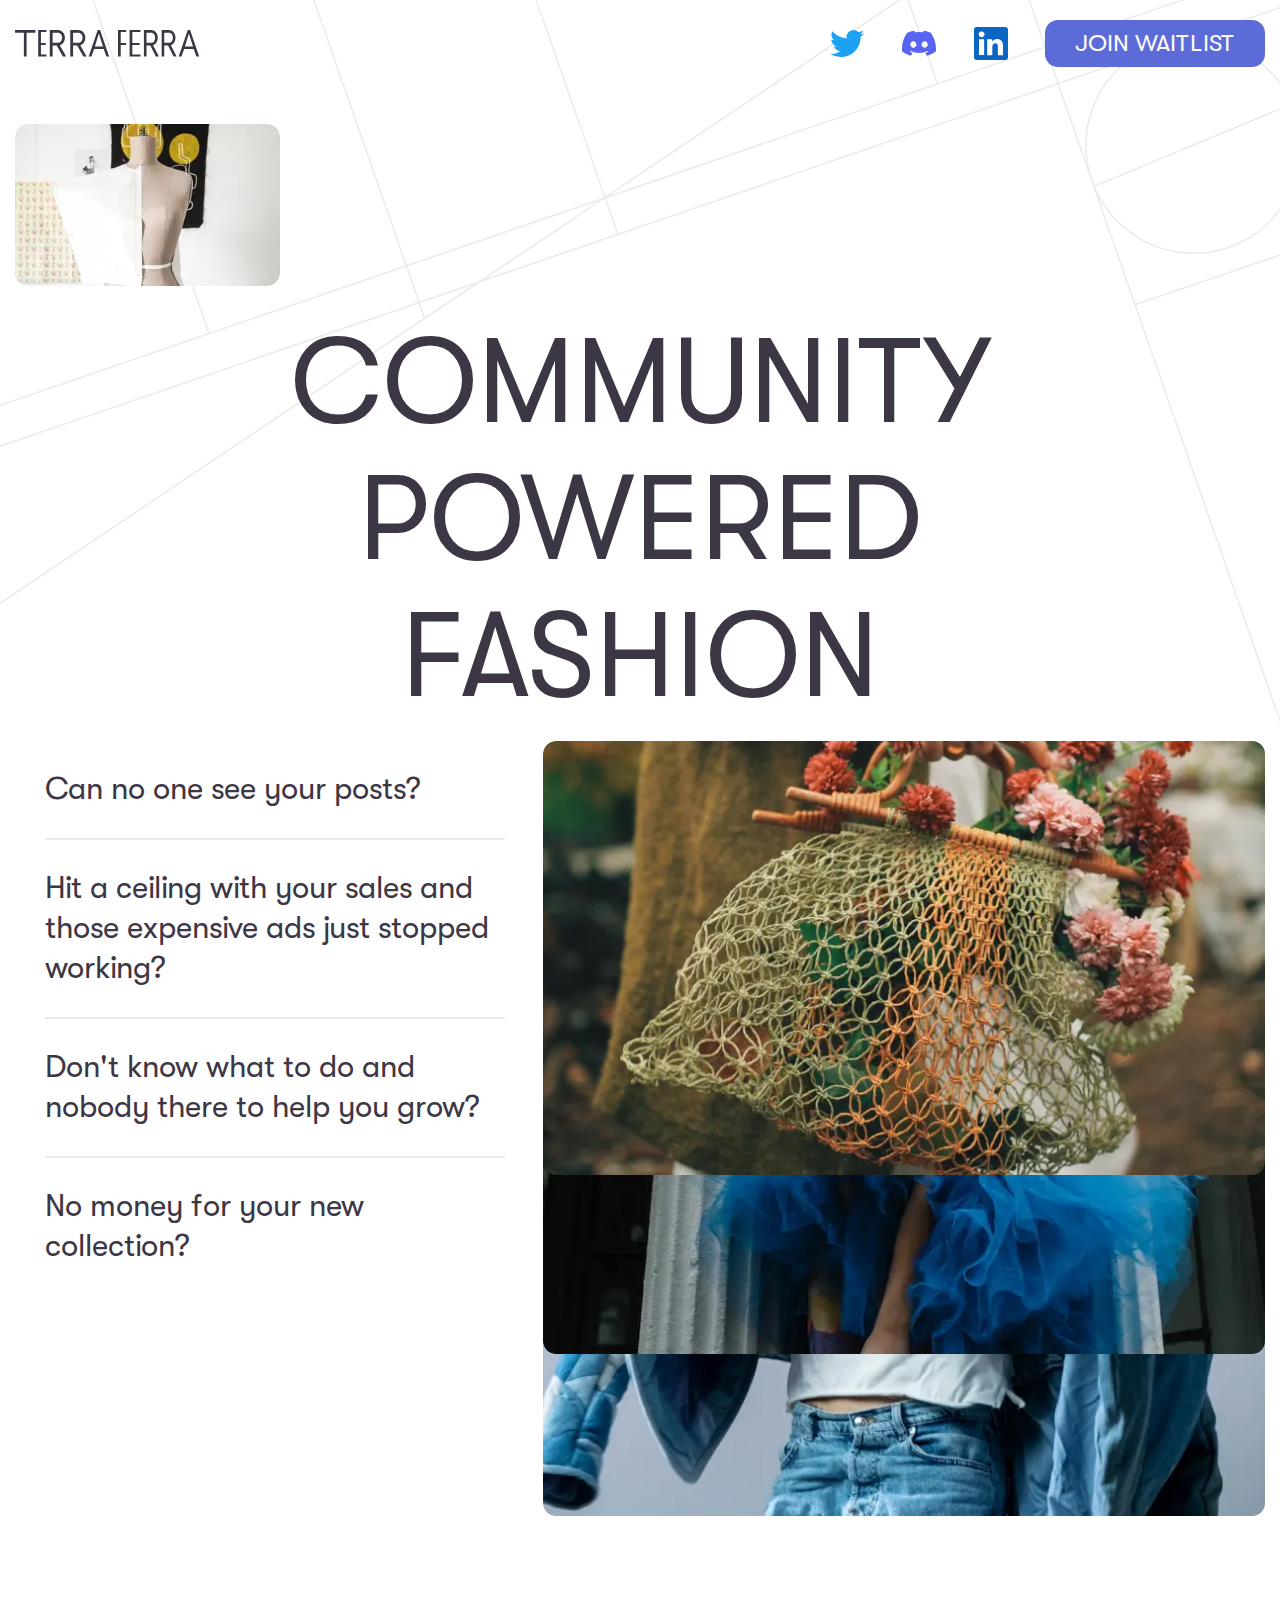
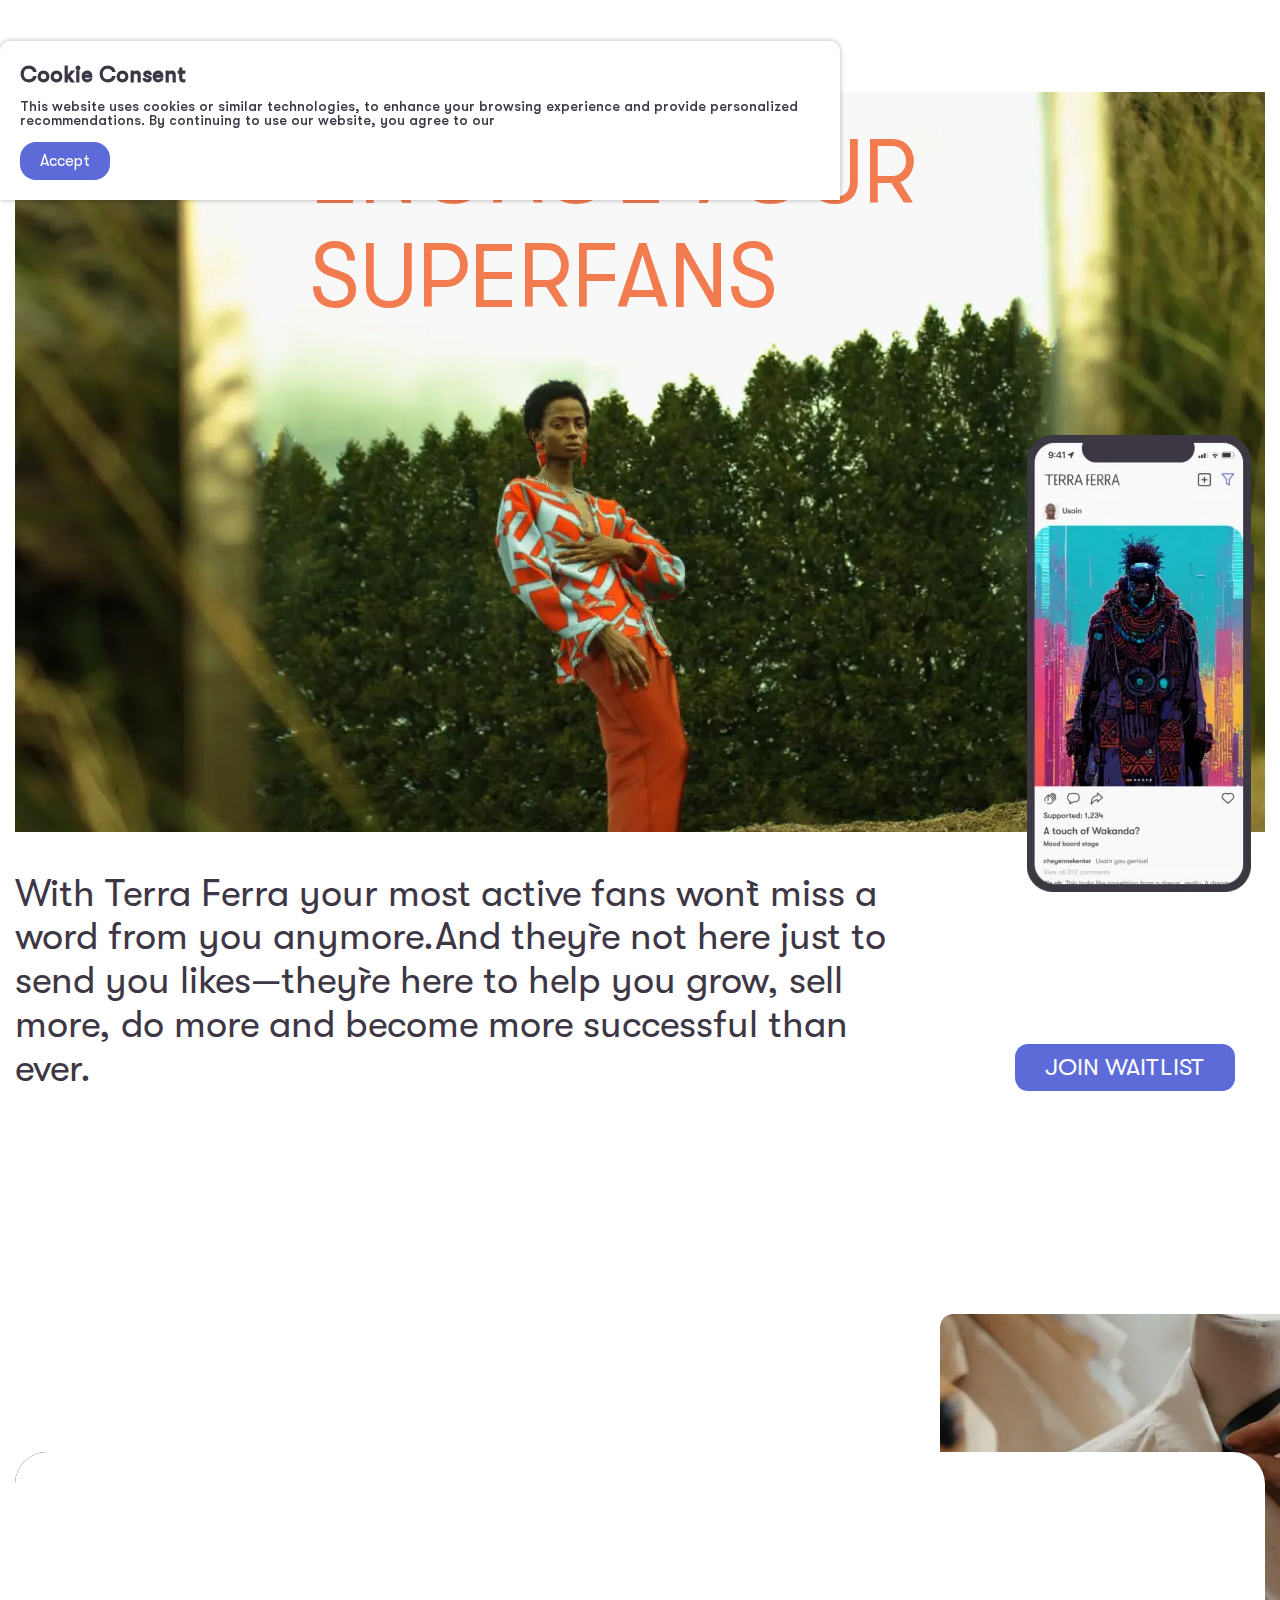
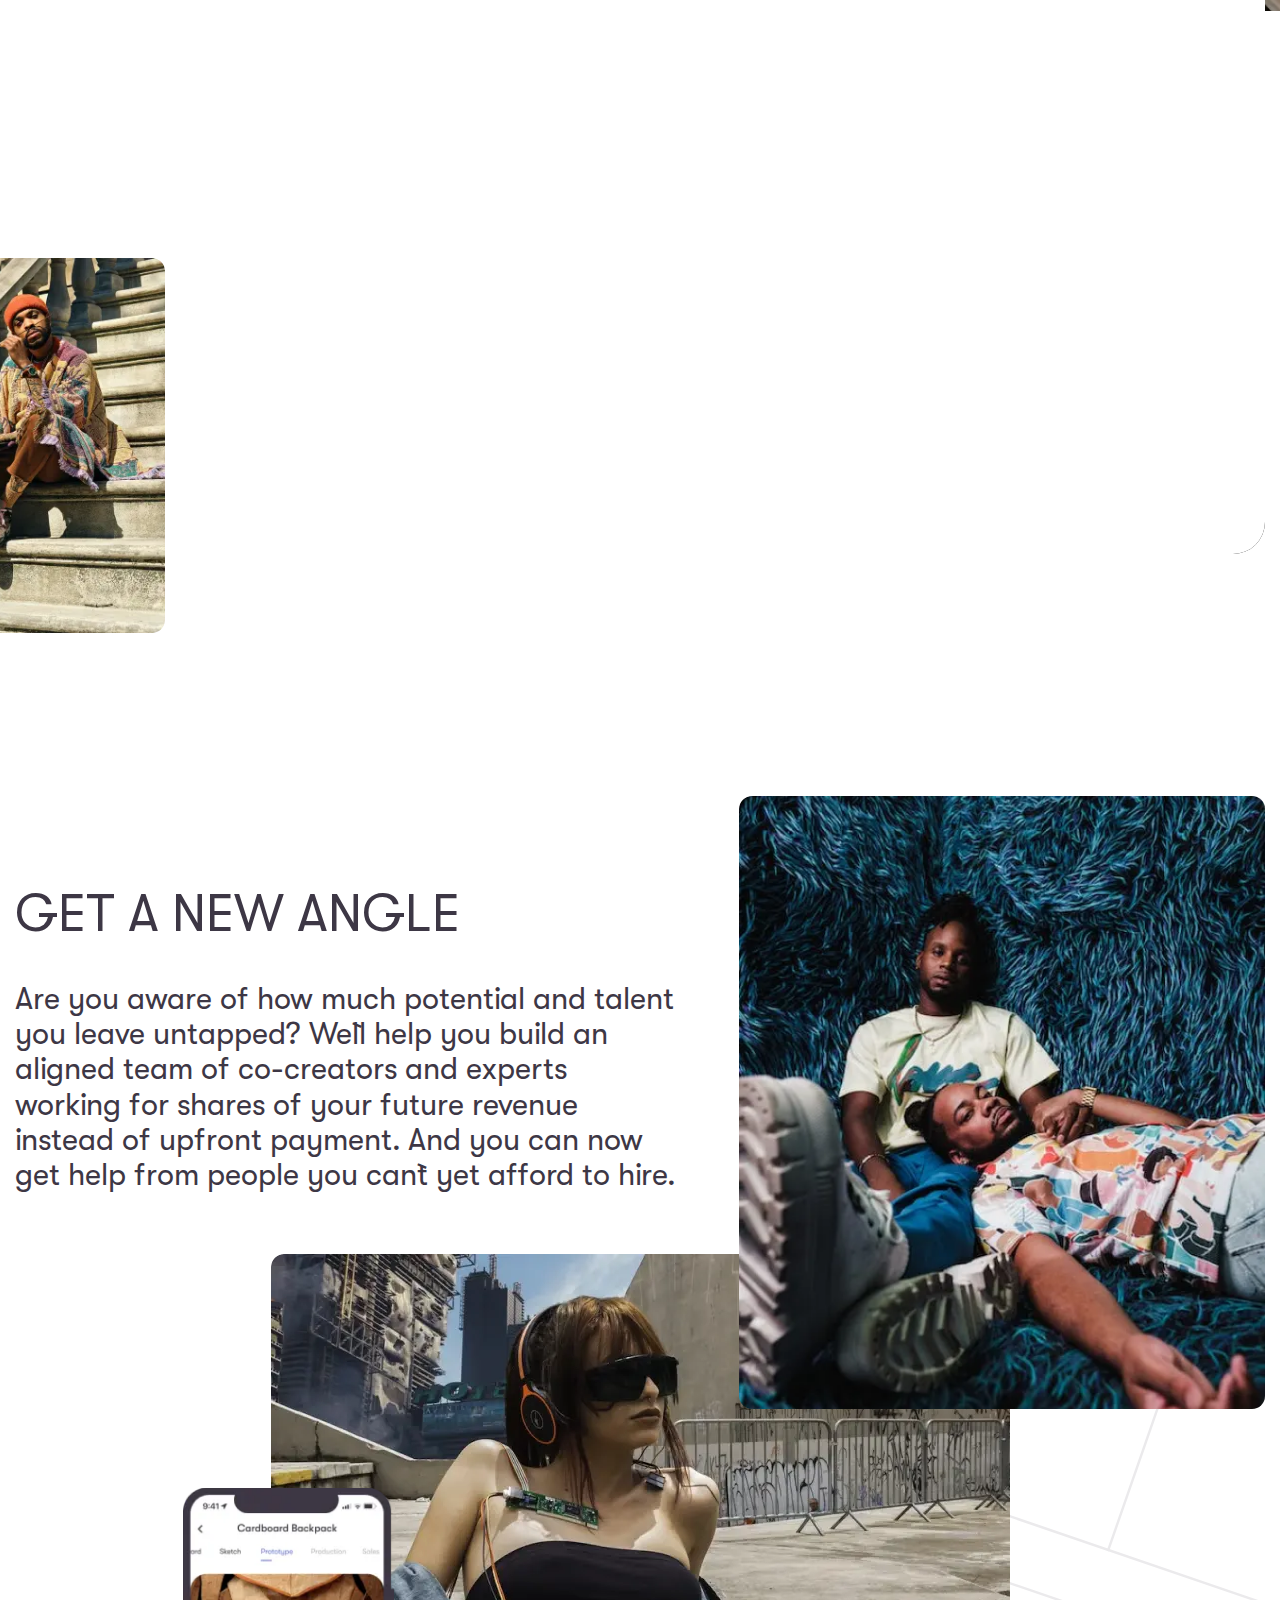
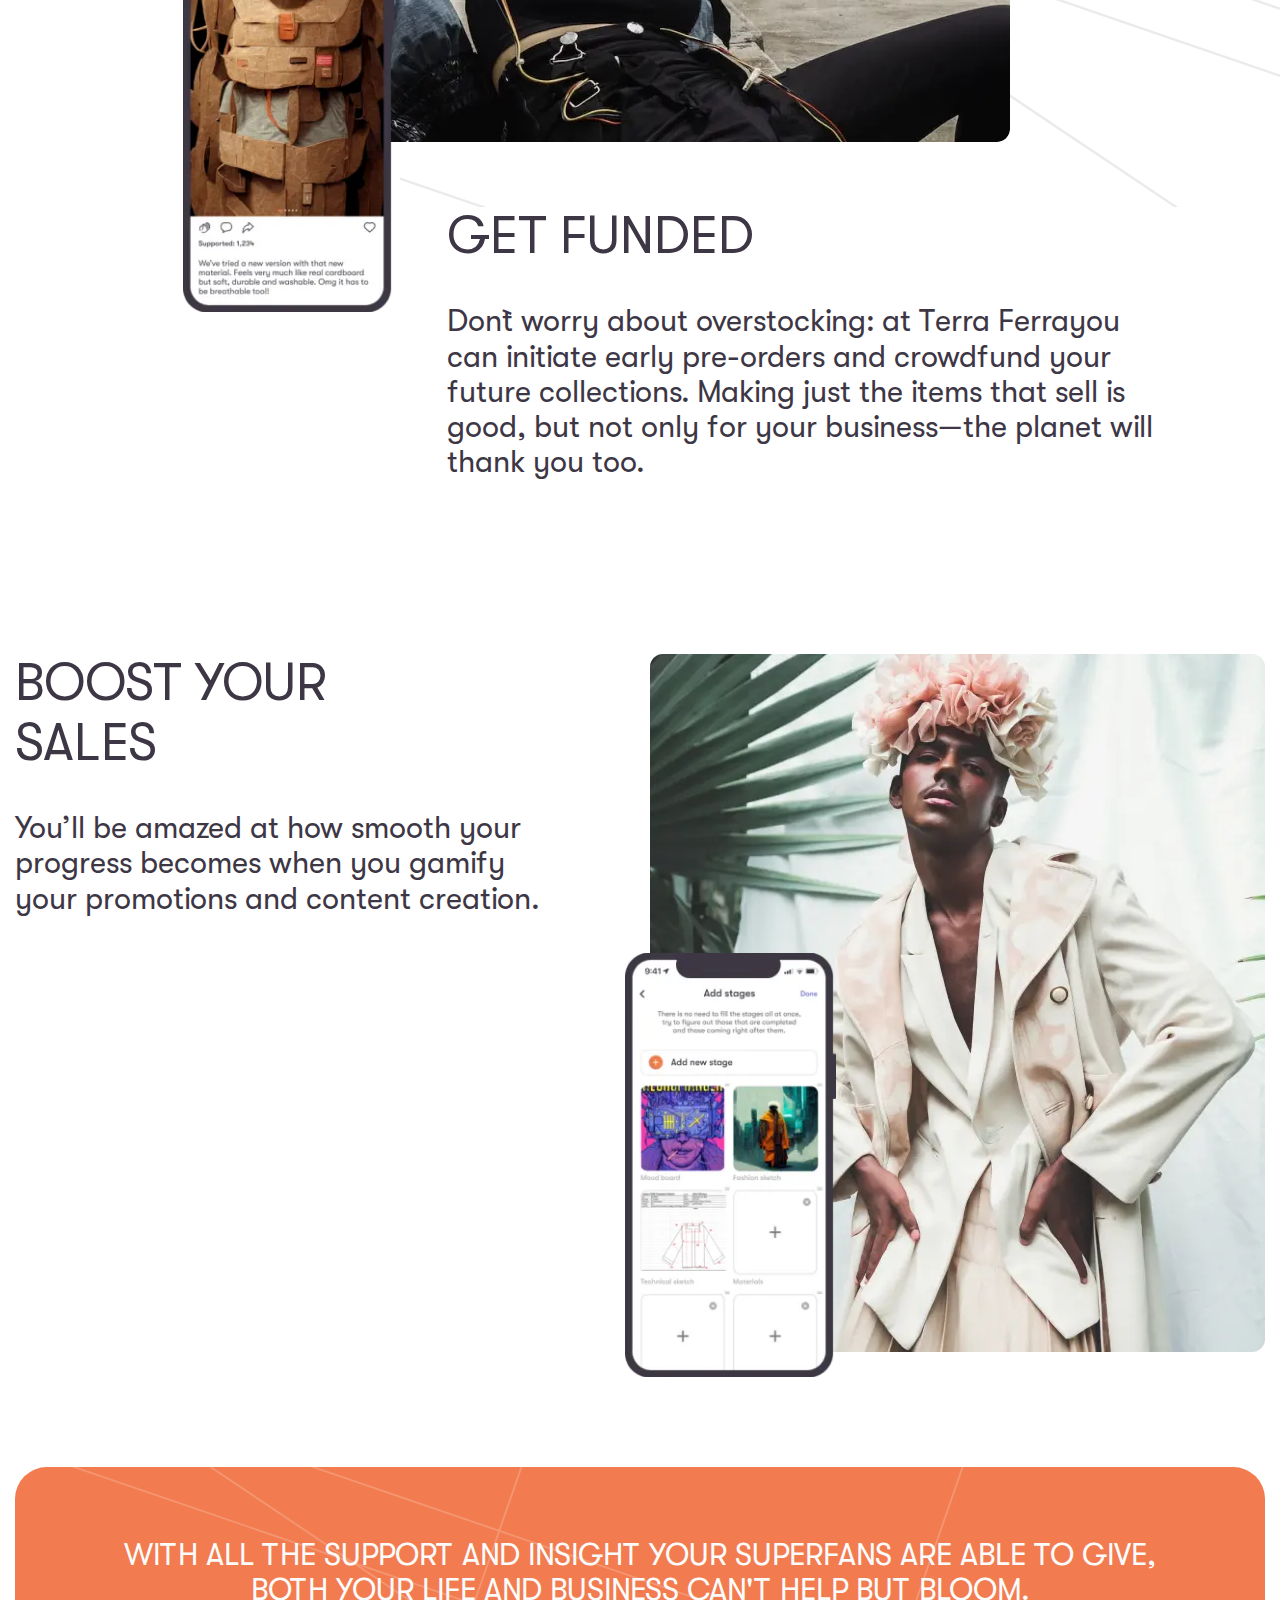
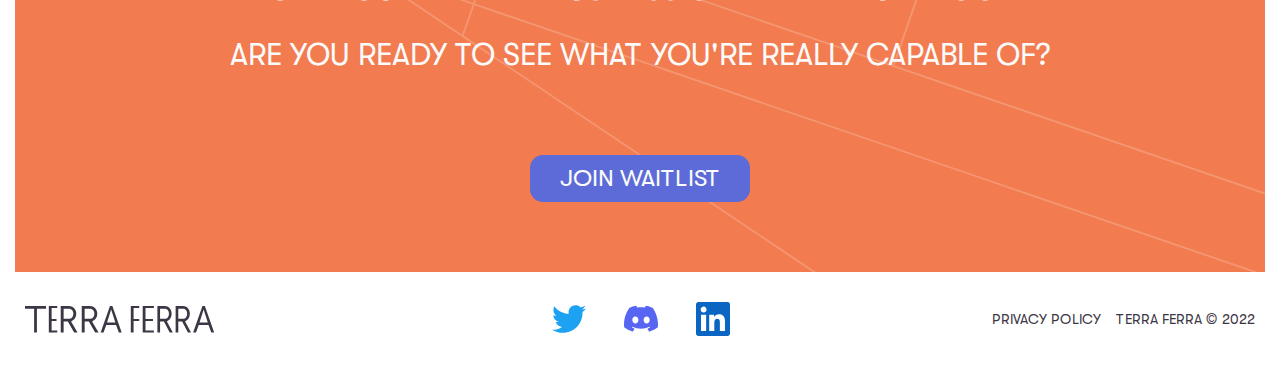
<file: index.html>
<!DOCTYPE html>
<html lang="ru">
	<head>
		<title>Главная</title>
		<meta charset="UTF-8" />
		<meta name="format-detection" content="telephone=no" />
		<link rel="stylesheet" href="css/style.min.css?_v=20230119231849" />
		<link rel="shortcut icon" href="favicon.ico" />
		<meta name="viewport" content="width=device-width, initial-scale=1.0" />
		<link
			rel="preload"
			href="../fonts/GTWalsheimPro-Regular.woff2"
			as="font"
			type="font/woff2"
			crossorigin
		/>
	</head>

	<body>
		<div class="wrapper">
			<header class="header">
				<div class="header__container">
					<div class="header__logo">
						<img src="img/logo.svg" alt="logo" />
					</div>
					<div class="header__data">
						<div class="header__socials socials">
							<a href="#" class="socials__item">
								<img src="img/icons/twitter.svg" alt="twitter icon" />
							</a>
							<a href="#" class="socials__item">
								<img src="img/icons/discord.svg" alt="twitter icon" />
							</a>
							<a href="#" class="socials__item">
								<img src="img/icons/linkedin.svg" alt="twitter icon" />
							</a>
						</div>
						<a href="#" data-popup="#popup" class="header__button button"
							>Join waitlist</a
						>
					</div>
				</div>
			</header>

			<main class="page">
				<section class="hero">
					<div class="hero__container">
						<div class="hero__decor">
							<picture
								><source srcset="img/hero-decor.webp" type="image/webp" />
								<img src="img/hero-decor.png" alt="image"
							/></picture>
						</div>
						<div class="hero__body">
							<div class="hero__title">
								Community powered fas<span>hion</span>
							</div>
							<div class="hero__button--mobile">
								<a href="#" data-popup="#popup" class="button">Join waitlist</a>
							</div>
							<div class="hero__data">
								<div class="hero__info">
									<ul class="hero__info-list">
										<li class="hero__info-item">Can no one see your posts?</li>
										<li class="hero__info-item">
											Hit a ceiling with your sales and those expensive ads just
											stopped working?
										</li>
										<li class="hero__info-item">
											Don't know what to do and nobody there to help you grow?
										</li>
										<li class="hero__info-item">
											No money for your new collection?
										</li>
									</ul>
								</div>
								<div class="hero__images">
									<div class="hero__image _image-top">
										<picture
											><source srcset="img/hero-1.webp" type="image/webp" />
											<img src="img/hero-1.png" alt=""
										/></picture>
									</div>
									<div class="hero__image _image-middle">
										<picture
											><source srcset="img/hero-2.webp" type="image/webp" />
											<img src="img/hero-2.png" alt=""
										/></picture>
									</div>
									<div class="hero__image _image-bottom">
										<picture
											><source srcset="img/hero-3.webp" type="image/webp" />
											<img src="img/hero-3.png" alt=""
										/></picture>
									</div>
								</div>
							</div>
						</div>
					</div>
				</section>

				<section class="attraction">
					<div class="attraction__container">
						<div class="attraction__top">
							<div class="attraction__title">Engage your superfans</div>
							<div class="attraction__image-decor">
								<picture
									><source
										srcset="img/attraction-phone.webp"
										type="image/webp" />
									<img src="img/attraction-phone.png" alt="phone"
								/></picture>
							</div>
						</div>
						<div class="attraction__data">
							<div class="attraction__text">
								With Terra Ferra your most active fans won`t miss a word from
								you anymore.And they`re not here just to send you likes—they`re
								here to help you grow, sell more, do more and become more
								successful than ever.
							</div>
							<a href="#" class="attraction__button button">Join waitlist</a>
						</div>
					</div>
				</section>

				<section class="video">
					<div class="video__container">
						<div
							id="player"
							data-plyr-provider="youtube"
							data-plyr-embed-id="lnem6HRns_Y"
						></div>
						<div class="video__decor-img video__decor-top">
							<picture
								><source
									srcset="img/video-decoration-1.webp"
									type="image/webp" />
								<img src="img/video-decoration-1.png" alt=""
							/></picture>
						</div>
						<div class="video__decor-img video__decor-bottom">
							<picture
								><source
									srcset="img/video-decoration-2.webp"
									type="image/webp" />
								<img src="img/video-decoration-2.png" alt=""
							/></picture>
						</div>
					</div>
				</section>

				<section class="use">
					<div class="use__container">
						<div class="use__wrapper">
							<div class="use__top-data">
								<div class="use__title _title">Get a new angle</div>
								<div class="use__subtitle _subtitle">
									Are you aware of how much potential and talent you leave
									untapped? We`ll help you build an aligned team of co-creators
									and experts working for shares of your future revenue instead
									of upfront payment. And you can now get help from people you
									can`t yet afford to hire.
								</div>
							</div>
							<div class="use__images">
								<div class="use__main-image">
									<div class="use__image _image-middle">
										<picture
											><source
												srcset="img/use-image-middle.webp"
												type="image/webp" />
											<img src="img/use-image-middle.png" alt="image"
										/></picture>
									</div>
									<div class="use__image _image-top">
										<picture
											><source
												srcset="img/use-image-top.webp"
												type="image/webp" />
											<img src="img/use-image-top.png" alt=""
										/></picture>
									</div>
									<div class="use__image _image-bottom">
										<picture
											><source
												srcset="img/use-image-bottom.webp"
												type="image/webp" />
											<img src="img/use-image-bottom.png" alt=""
										/></picture>
									</div>
								</div>
							</div>
							<div class="use__bottom-data">
								<div class="use__title _title">Get funded</div>
								<div class="use__subtitle _subtitle">
									Don`t worry about overstocking: at Terra Ferrayou can initiate
									early pre-orders and crowdfund your future collections. Making
									just the items that sell is good, but not only for your
									business—the planet will thank you too.
								</div>
							</div>
						</div>
					</div>
				</section>
				<section class="boost">
					<div class="boost__container">
						<div class="boost__data">
							<div class="boost__title _title">Boost your sales</div>
							<div class="boost__subtitle _subtitle">
								You’ll be amazed at how smooth your progress becomes when you
								gamify your promotions and content creation.
							</div>
						</div>
						<div class="boost__image">
							<picture
								><source srcset="img/boost-image.webp" type="image/webp" />
								<img src="img/boost-image.png" alt="image"
							/></picture>
							<div class="boost__image-decor">
								<picture
									><source
										srcset="img/boost-image-decor.webp"
										type="image/webp" />
									<img src="img/boost-image-decor.png" alt="image"
								/></picture>
							</div>
						</div>
					</div>
				</section>
				<section class="final">
					<div class="final__container">
						<div class="final__wrapper">
							<div class="final__data">
								<p class="final__text _subtitle">
									With all the support and insight your superfans are able to
									give, both your life and business can't help but bloom.
								</p>
								<p class="final__text _subtitle">
									Are you ready to see what you're really capable of?
								</p>
							</div>

							<a href="#" class="final__button button">Join waitlist</a>
						</div>
					</div>
				</section>
			</main>
			<footer class="footer">
				<div class="footer__container">
					<div class="footer__wrapper">
						<div class="footer__logo">
							<img src="img/logo.svg" alt="logo" />
						</div>
						<div class="footer__socials socials">
							<a href="#" class="socials__item">
								<img src="img/icons/twitter.svg" alt="twitter icon" />
							</a>
							<a href="#" class="socials__item">
								<img src="img/icons/discord.svg" alt="twitter icon" />
							</a>
							<a href="#" class="socials__item">
								<img src="img/icons/linkedin.svg" alt="twitter icon" />
							</a>
						</div>
						<div class="footer__items">
							<a href="/policy.html" class="footer__item">privacy policy</a>
							<span class="footer__item">TERRA FERRA © 2022</span>
						</div>
					</div>
				</div>
			</footer>

			<div class="cookies">
				<div class="cookies__title">Cookie Consent</div>
				<p class="cookies__text">
					This website uses cookies or similar technologies, to enhance your
					browsing experience and provide personalized recommendations. By
					continuing to use our website, you agree to our <a href="fsdf"></a>
				</p>
				<button type="button" class="cookies__button">Accept</button>
			</div>
		</div>
		<div id="popup" aria-hidden="true" class="popup">
			<div class="popup__wrapper">
				<div class="popup__content">
					<button data-close type="button" class="popup__close">
						<svg
							width="10"
							height="10"
							viewBox="0 0 10 10"
							fill="none"
							xmlns="http://www.w3.org/2000/svg"
						>
							<path
								d="M9.08439 7.95729L6.39055 5.26345L8.96497 2.68903C9.12506 2.52894 9.21143 2.30957 9.20636 2.08009C9.2013 1.85082 9.10549 1.63009 8.94108 1.46568C8.77667 1.30126 8.55594 1.20545 8.32666 1.20039C8.09718 1.19533 7.87782 1.2817 7.71772 1.44179L5.14331 4.01621L2.44947 1.32237C2.28506 1.15795 2.06432 1.06214 1.83505 1.05708C1.60557 1.05202 1.38621 1.13839 1.22611 1.29848C1.06602 1.45857 0.979649 1.67794 0.984714 1.90742C0.989776 2.13669 1.08559 2.35743 1.25 2.52184L3.94384 5.21568L1.36942 7.79009C1.20933 7.95019 1.12296 8.16955 1.12802 8.39903C1.13309 8.6283 1.2289 8.84904 1.39331 9.01345C1.55772 9.17786 1.77845 9.27367 2.00773 9.27873C2.23721 9.2838 2.45657 9.19743 2.61666 9.03733L5.19108 6.46292L7.88492 9.15676C8.04933 9.32117 8.27006 9.41698 8.49934 9.42204C8.72882 9.42711 8.94818 9.34074 9.10828 9.18064C9.26837 9.02055 9.35474 8.80119 9.34967 8.5717C9.34461 8.34243 9.2488 8.1217 9.08439 7.95729Z"
								fill="white"
								stroke="white"
								stroke-width="0.2"
							/>
						</svg>
					</button>

					<form action="files/sendmail/sendmail.php" class="form" method="POST">
						<input
							autocomplete="off"
							type="text"
							name="form[]"
							placeholder="Name"
							class="input"
							data-required="text"
						/>
						<input
							autocomplete="off"
							type="email"
							name="form[]"
							placeholder="Email"
							class="input"
							data-required="email"
						/>
						<div class="form__row">
							<input
								type="checkbox"
								class="input checkbox"
								id="cb1"
								data-required="checkbox"
							/>
							<label for="cb1"
								>I agree to <a href="#">Privacy Policy and Terms of Service</a>
							</label>
						</div>
						<div class="form__button">
							<input type="submit" class="button" value="Join Waitlist" />
						</div>
					</form>
				</div>
			</div>
		</div>
		<script src="js/app.min.js?_v=20230130122018"></script>
	</body>
</html>
</file>
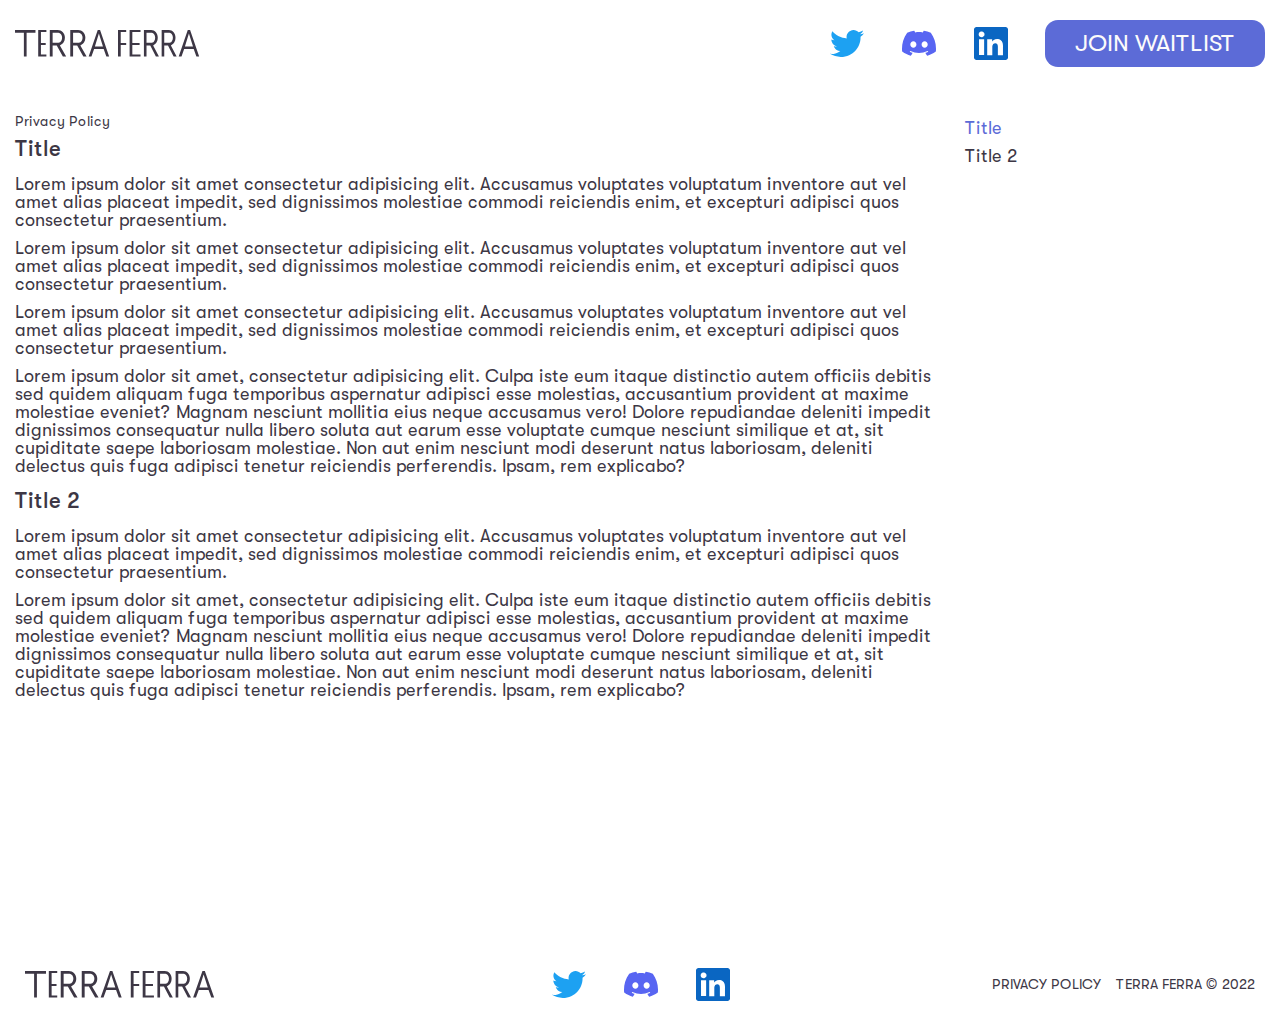
<file: policy.html>
<!DOCTYPE html>
<html lang="ru">

<head>
	<title>Главная</title>
	<meta charset="UTF-8">
	<meta name="format-detection" content="telephone=no">
	<link rel="stylesheet" href="css/style.min.css?_v=20230215190817">
	<link rel="shortcut icon" href="favicon.ico">
	<meta name="viewport" content="width=device-width, initial-scale=1.0">
	<link rel="preload" href="../fonts/GTWalsheimPro-Regular.woff2" as="font" type="font/woff2" crossorigin>
</head>

<body>
	<div class="wrapper">
		<header class="header">
			<div class="header__container">
				<div class="header__logo">
					<img src="img/logo.svg" alt="logo" />
				</div>
				<div class="header__data">
					<div class="header__socials socials">
						<a href="#" class="socials__item">
							<img src="img/icons/twitter.svg" alt="twitter icon" />
						</a>
						<a href="#" class="socials__item">
							<img src="img/icons/discord.svg" alt="twitter icon" />
						</a>
						<a href="#" class="socials__item">
							<img src="img/icons/linkedin.svg" alt="twitter icon" />
						</a>
					</div>
					<a href="#" data-popup="#popup" class="header__button button">Join waitlist</a>
				</div>
			</div>
		</header>

		<main class="page">
			<div class="policy">
				<div class="policy__container">
					<article class="policy__content">
						<h1>Privacy Policy</h1>
						<h2>Title</h2>
						<p>
							Lorem ipsum dolor sit amet consectetur adipisicing elit.
							Accusamus voluptates voluptatum inventore aut vel amet alias
							placeat impedit, sed dignissimos molestiae commodi reiciendis
							enim, et excepturi adipisci quos consectetur praesentium.
						</p>

						<p>
							Lorem ipsum dolor sit amet consectetur adipisicing elit.
							Accusamus voluptates voluptatum inventore aut vel amet alias
							placeat impedit, sed dignissimos molestiae commodi reiciendis
							enim, et excepturi adipisci quos consectetur praesentium.
						</p>

						<p>
							Lorem ipsum dolor sit amet consectetur adipisicing elit.
							Accusamus voluptates voluptatum inventore aut vel amet alias
							placeat impedit, sed dignissimos molestiae commodi reiciendis
							enim, et excepturi adipisci quos consectetur praesentium.
						</p>
						<p>
							Lorem ipsum dolor sit amet, consectetur adipisicing elit. Culpa
							iste eum itaque distinctio autem officiis debitis sed quidem
							aliquam fuga temporibus aspernatur adipisci esse molestias,
							accusantium provident at maxime molestiae eveniet? Magnam
							nesciunt mollitia eius neque accusamus vero! Dolore repudiandae
							deleniti impedit dignissimos consequatur nulla libero soluta aut
							earum esse voluptate cumque nesciunt similique et at, sit
							cupiditate saepe laboriosam molestiae. Non aut enim nesciunt
							modi deserunt natus laboriosam, deleniti delectus quis fuga
							adipisci tenetur reiciendis perferendis. Ipsam, rem explicabo?
						</p>
						<h2>Title 2</h2>
						<p>
							Lorem ipsum dolor sit amet consectetur adipisicing elit.
							Accusamus voluptates voluptatum inventore aut vel amet alias
							placeat impedit, sed dignissimos molestiae commodi reiciendis
							enim, et excepturi adipisci quos consectetur praesentium.
						</p>
						<p>
							Lorem ipsum dolor sit amet, consectetur adipisicing elit. Culpa
							iste eum itaque distinctio autem officiis debitis sed quidem
							aliquam fuga temporibus aspernatur adipisci esse molestias,
							accusantium provident at maxime molestiae eveniet? Magnam
							nesciunt mollitia eius neque accusamus vero! Dolore repudiandae
							deleniti impedit dignissimos consequatur nulla libero soluta aut
							earum esse voluptate cumque nesciunt similique et at, sit
							cupiditate saepe laboriosam molestiae. Non aut enim nesciunt
							modi deserunt natus laboriosam, deleniti delectus quis fuga
							adipisci tenetur reiciendis perferendis. Ipsam, rem explicabo?
						</p>
					</article>
					<aside class="policy__navigation">
						<nav class="nav"></nav>
					</aside>
				</div>
			</div>
		</main>
		<footer class="footer">
			<div class="footer__container">
				<div class="footer__wrapper">
					<div class="footer__logo">
						<img src="img/logo.svg" alt="logo" />
					</div>
					<div class="footer__socials socials">
						<a href="#" class="socials__item">
							<img src="img/icons/twitter.svg" alt="twitter icon" />
						</a>
						<a href="#" class="socials__item">
							<img src="img/icons/discord.svg" alt="twitter icon" />
						</a>
						<a href="#" class="socials__item">
							<img src="img/icons/linkedin.svg" alt="twitter icon" />
						</a>
					</div>
					<div class="footer__items">
						<a href="/policy.html" class="footer__item">privacy policy</a>
						<span class="footer__item">TERRA FERRA © 2022</span>
					</div>
				</div>
			</div>
		</footer>

		<div class="cookies">
			<div class="cookies__title">Cookie Consent</div>
			<p class="cookies__text">This website uses cookies or similar technologies, to enhance your browsing experience and provide personalized recommendations. By continuing to use our website, you agree to our <a href="fsdf"></a></p>
			<button type="button" class="cookies__button">Accept</button>
		</div>

	</div>
	<div id="popup" aria-hidden="true" class="popup">
		<div class="popup__wrapper">
			<div class="popup__content">
				<button data-close type="button" class="popup__close">
					<svg width="10" height="10" viewBox="0 0 10 10" fill="none" xmlns="http://www.w3.org/2000/svg">
						<path d="M9.08439 7.95729L6.39055 5.26345L8.96497 2.68903C9.12506 2.52894 9.21143 2.30957 9.20636 2.08009C9.2013 1.85082 9.10549 1.63009 8.94108 1.46568C8.77667 1.30126 8.55594 1.20545 8.32666 1.20039C8.09718 1.19533 7.87782 1.2817 7.71772 1.44179L5.14331 4.01621L2.44947 1.32237C2.28506 1.15795 2.06432 1.06214 1.83505 1.05708C1.60557 1.05202 1.38621 1.13839 1.22611 1.29848C1.06602 1.45857 0.979649 1.67794 0.984714 1.90742C0.989776 2.13669 1.08559 2.35743 1.25 2.52184L3.94384 5.21568L1.36942 7.79009C1.20933 7.95019 1.12296 8.16955 1.12802 8.39903C1.13309 8.6283 1.2289 8.84904 1.39331 9.01345C1.55772 9.17786 1.77845 9.27367 2.00773 9.27873C2.23721 9.2838 2.45657 9.19743 2.61666 9.03733L5.19108 6.46292L7.88492 9.15676C8.04933 9.32117 8.27006 9.41698 8.49934 9.42204C8.72882 9.42711 8.94818 9.34074 9.10828 9.18064C9.26837 9.02055 9.35474 8.80119 9.34967 8.5717C9.34461 8.34243 9.2488 8.1217 9.08439 7.95729Z" fill="white" stroke="white" stroke-width="0.2" />
					</svg>
				</button>

				<div data-tabs class="tabs" data-tabs-animate="300">
					<nav data-tabs-titles class="tabs__navigation">
						<button type="button" class="tabs__title _tab-active">
							<svg xmlns="http://www.w3.org/2000/svg" width="20" height="20" viewBox="0 0 24 24" style="fill: currentColor">
								<path d="M12 2a5 5 0 1 0 5 5 5 5 0 0 0-5-5zm0 8a3 3 0 1 1 3-3 3 3 0 0 1-3 3zm9 11v-1a7 7 0 0 0-7-7h-4a7 7 0 0 0-7 7v1h2v-1a5 5 0 0 1 5-5h4a5 5 0 0 1 5 5v1z">
								</path>
							</svg>
							User</button>
						<button type="button" class="tabs__title">
							<svg xmlns="http://www.w3.org/2000/svg" width="20" height="20" viewBox="0 0 24 24" style="fill: currentColor">
								<path d="M7.061 22c1.523 0 2.84-.543 3.91-1.613 1.123-1.123 1.707-2.854 1.551-4.494l8.564-8.564a3.123 3.123 0 0 0-.002-4.414c-1.178-1.18-3.234-1.18-4.412 0l-8.884 8.884c-1.913.169-3.807 1.521-3.807 3.919 0 .303.021.588.042.86.08 1.031.109 1.418-1.471 2.208a1.001 1.001 0 0 0-.122 1.717C2.52 20.563 4.623 22 7.061 22c-.001 0-.001 0 0 0zM18.086 4.328a1.144 1.144 0 0 1 1.586.002 1.12 1.12 0 0 1 0 1.584L12 13.586 10.414 12l7.672-7.672zM6.018 16.423c-.018-.224-.037-.458-.037-.706 0-1.545 1.445-1.953 2.21-1.953.356 0 .699.073.964.206.945.475 1.26 1.293 1.357 1.896.177 1.09-.217 2.368-.956 3.107C8.865 19.664 8.049 20 7.061 20H7.06c-.75 0-1.479-.196-2.074-.427 1.082-.973 1.121-1.989 1.032-3.15z">
								</path>
							</svg>
							Designer</button>
					</nav>
					<div data-tabs-body class="tabs__content">
						<div class="tabs__body">
							<form action="files/sendmail/sendmail.php" class="form" method="POST">
								<input autocomplete="off" type="text" name="form[]" placeholder="Name" class="input" data-required="text" />
								<input autocomplete="off" type="email" name="form[]" placeholder="Email" class="input" data-required="email" />
								<div class="form__row">
									<input type="checkbox" class="checkbox" id="cb1" data-required="checkbox" />
									<label for="cb1">I agree to <a href="#">Privacy Policy and Terms of Service</a> </label>
								</div>
								<div class="form__button">
									<input type="submit" class="button" value='Join Waitlist'></input>
								</div>
							</form>
						</div>

						<div class="tabs__body">
							<form action="files/sendmail/sendmail.php" class="form" method="POST">
								<input autocomplete="off" type="text" name="form[]" placeholder="Name" class="input" data-required="text" />
								<input autocomplete="off" type="email" name="form[]" placeholder="Email" class="input" data-required="email" />
								<input autocomplete="off" type="text" name="form[]" placeholder="Instagram" class="input" />
								<select name="form[]" data-class-modif="form">
									<option value="" selected>Monthly Revenue</option>
									<option value="1">$0-$5000</option>
									<option value="2">$5000-$15000</option>
									<option value="3">$15000-$25000</option>
									<option value="4">>$25000</option>
								</select>
								<div class="form__row">
									<input type="checkbox" class=checkbox" id="cb2" data-required="checkbox" />
									<label for="cb2">I agree to <a href="#">Privacy Policy and Terms of Service</a> </label>
								</div>
								<div class="form__button">
									<input type="submit" class="button" value='Join Waitlist'></input>
								</div>
							</form>
						</div>
					</div>
				</div>
			</div>
		</div>
	</div>
	<script src="js/app.min.js?_v=20230215190817"></script>

</body>

</html>
</file>
<file: css/style.min.css>
@charset "UTF-8";@-webkit-keyframes plyr-progress{to{background-position:25px 0;background-position:var(--plyr-progress-loading-size,25px) 0}}@keyframes plyr-progress{to{background-position:25px 0;background-position:var(--plyr-progress-loading-size,25px) 0}}@-webkit-keyframes plyr-popup{0%{opacity:.5;-webkit-transform:translateY(10px);transform:translateY(10px)}to{opacity:1;-webkit-transform:translateY(0);transform:translateY(0)}}@keyframes plyr-popup{0%{opacity:.5;-webkit-transform:translateY(10px);transform:translateY(10px)}to{opacity:1;-webkit-transform:translateY(0);transform:translateY(0)}}@-webkit-keyframes plyr-fade-in{0%{opacity:0}to{opacity:1}}@keyframes plyr-fade-in{0%{opacity:0}to{opacity:1}}.plyr{-moz-osx-font-smoothing:grayscale;-webkit-font-smoothing:antialiased;-webkit-box-align:center;-ms-flex-align:center;align-items:center;direction:ltr;display:-webkit-box;display:-ms-flexbox;display:flex;-webkit-box-orient:vertical;-webkit-box-direction:normal;-ms-flex-direction:column;flex-direction:column;font-family:inherit;font-family:var(--plyr-font-family,inherit);font-variant-numeric:tabular-nums;font-weight:400;font-weight:var(--plyr-font-weight-regular,400);line-height:1.7;line-height:var(--plyr-line-height,1.7);max-width:100%;min-width:200px;position:relative;text-shadow:none;-webkit-transition:-webkit-box-shadow .3s ease;transition:-webkit-box-shadow .3s ease;-o-transition:box-shadow .3s ease;transition:box-shadow .3s ease;transition:box-shadow .3s ease,-webkit-box-shadow .3s ease;z-index:0}.plyr audio,.plyr iframe,.plyr video{display:block;height:100%;width:100%}.plyr button{font:inherit;line-height:inherit;width:auto}.plyr:focus{outline:0}.plyr--full-ui{-webkit-box-sizing:border-box;box-sizing:border-box}.plyr--full-ui *,.plyr--full-ui :after,.plyr--full-ui :before{-webkit-box-sizing:inherit;box-sizing:inherit}.plyr--full-ui a,.plyr--full-ui button,.plyr--full-ui input,.plyr--full-ui label{-ms-touch-action:manipulation;touch-action:manipulation}.plyr__badge{background:#4a5464;background:var(--plyr-badge-background,#4a5464);border-radius:2px;border-radius:var(--plyr-badge-border-radius,2px);color:#fff;color:var(--plyr-badge-text-color,#fff);font-size:9px;font-size:var(--plyr-font-size-badge,9px);line-height:1;padding:3px 4px}.plyr--full-ui ::-webkit-media-text-track-container{display:none}.plyr__captions{-webkit-animation:plyr-fade-in .3s ease;animation:plyr-fade-in .3s ease;bottom:0;display:none;font-size:13px;font-size:var(--plyr-font-size-small,13px);left:0;padding:10px;padding:var(--plyr-control-spacing,10px);position:absolute;text-align:center;-webkit-transition:-webkit-transform .4s ease-in-out;transition:-webkit-transform .4s ease-in-out;-o-transition:transform .4s ease-in-out;transition:transform .4s ease-in-out;transition:transform .4s ease-in-out,-webkit-transform .4s ease-in-out;width:100%}.plyr__captions span:empty{display:none}.plyr--captions-active .plyr__captions{display:block}.plyr:not(.plyr--hide-controls) .plyr__controls:not(:empty)~.plyr__captions{-webkit-transform:translateY(-40px);-ms-transform:translateY(-40px);transform:translateY(-40px);-webkit-transform:translateY(calc(var(--plyr-control-spacing,10px)*-4));-ms-transform:translateY(calc(var(--plyr-control-spacing,10px)*-4));transform:translateY(calc(var(--plyr-control-spacing,10px)*-4))}.plyr__caption{background:rgba(0,0,0,.8);background:var(--plyr-captions-background,rgba(0,0,0,.8));border-radius:2px;-webkit-box-decoration-break:clone;box-decoration-break:clone;color:#fff;color:var(--plyr-captions-text-color,#fff);line-height:185%;padding:.2em .5em;white-space:pre-wrap}.plyr__caption div{display:inline}.plyr__control{background:0 0;border:0;border-radius:3px;border-radius:var(--plyr-control-radius,3px);color:inherit;cursor:pointer;-ms-flex-negative:0;flex-shrink:0;overflow:visible;padding:7px;padding:calc(var(--plyr-control-spacing,10px)*.7);position:relative;-webkit-transition:all .3s ease;-o-transition:all .3s ease;transition:all .3s ease}.plyr__control svg{fill:currentColor;display:block;height:18px;height:var(--plyr-control-icon-size,18px);pointer-events:none;width:18px;width:var(--plyr-control-icon-size,18px)}.plyr__control:focus{outline:0}.plyr__control.plyr__tab-focus{outline:3px dotted #00b2ff;outline:var(--plyr-tab-focus-color,var(--plyr-color-main,var(--plyr-color-main,#00b2ff))) dotted 3px;outline-offset:2px}a.plyr__control{text-decoration:none}.plyr__control.plyr__control--pressed .icon--not-pressed,.plyr__control.plyr__control--pressed .label--not-pressed,.plyr__control:not(.plyr__control--pressed) .icon--pressed,.plyr__control:not(.plyr__control--pressed) .label--pressed,a.plyr__control:after,a.plyr__control:before{display:none}.plyr--full-ui ::-webkit-media-controls{display:none}.plyr__controls{-webkit-box-align:center;-ms-flex-align:center;align-items:center;display:-webkit-box;display:-ms-flexbox;display:flex;-webkit-box-pack:end;-ms-flex-pack:end;justify-content:flex-end;text-align:center}.plyr__controls .plyr__progress__container{-webkit-box-flex:1;-ms-flex:1;flex:1;min-width:0}.plyr__controls .plyr__controls__item{margin-left:2.5px;margin-left:calc(var(--plyr-control-spacing,10px)/ 4)}.plyr__controls .plyr__controls__item:first-child{margin-left:0;margin-right:auto}.plyr__controls .plyr__controls__item.plyr__progress__container{padding-left:2.5px;padding-left:calc(var(--plyr-control-spacing,10px)/ 4)}.plyr__controls .plyr__controls__item.plyr__time{padding:0 5px;padding:0 calc(var(--plyr-control-spacing,10px)/ 2)}.plyr__controls .plyr__controls__item.plyr__progress__container:first-child,.plyr__controls .plyr__controls__item.plyr__time+.plyr__time,.plyr__controls .plyr__controls__item.plyr__time:first-child{padding-left:0}.plyr [data-plyr=airplay],.plyr [data-plyr=captions],.plyr [data-plyr=fullscreen],.plyr [data-plyr=pip],.plyr__controls:empty{display:none}.plyr--airplay-supported [data-plyr=airplay],.plyr--captions-enabled [data-plyr=captions],.plyr--fullscreen-enabled [data-plyr=fullscreen],.plyr--pip-supported [data-plyr=pip]{display:inline-block}.plyr__menu{display:-webkit-box;display:-ms-flexbox;display:flex;position:relative}.plyr__menu .plyr__control svg{-webkit-transition:-webkit-transform .3s ease;transition:-webkit-transform .3s ease;-o-transition:transform .3s ease;transition:transform .3s ease;transition:transform .3s ease,-webkit-transform .3s ease}.plyr__menu .plyr__control[aria-expanded=true] svg{-webkit-transform:rotate(90deg);-ms-transform:rotate(90deg);transform:rotate(90deg)}.plyr__menu .plyr__control[aria-expanded=true] .plyr__tooltip{display:none}.plyr__menu__container{-webkit-animation:plyr-popup .2s ease;animation:plyr-popup .2s ease;background:hsla(0,0%,100%,.9);background:var(--plyr-menu-background,hsla(0,0%,100%,.9));border-radius:4px;border-radius:var(--plyr-menu-radius,4px);bottom:100%;-webkit-box-shadow:0 1px 2px rgba(0,0,0,.15);box-shadow:0 1px 2px rgba(0,0,0,.15);-webkit-box-shadow:var(--plyr-menu-shadow,0 1px 2px rgba(0,0,0,.15));box-shadow:var(--plyr-menu-shadow,0 1px 2px rgba(0,0,0,.15));color:#4a5464;color:var(--plyr-menu-color,#4a5464);font-size:15px;font-size:var(--plyr-font-size-base,15px);margin-bottom:10px;position:absolute;right:-3px;text-align:left;white-space:nowrap;z-index:3}.plyr__menu__container>div{overflow:hidden;-webkit-transition:height .35s cubic-bezier(.4,0,.2,1),width .35s cubic-bezier(.4,0,.2,1);-o-transition:height .35s cubic-bezier(.4,0,.2,1),width .35s cubic-bezier(.4,0,.2,1);transition:height .35s cubic-bezier(.4,0,.2,1),width .35s cubic-bezier(.4,0,.2,1)}.plyr__menu__container:after{border:4px solid transparent;border-top-color:hsla(0,0%,100%,.9);border:var(--plyr-menu-arrow-size,4px) solid transparent;border-top-color:var(--plyr-menu-background,hsla(0,0%,100%,.9));content:"";height:0;position:absolute;right:14px;right:calc(var(--plyr-control-icon-size,18px)/ 2 + var(--plyr-control-spacing,10px)*.7 - var(--plyr-menu-arrow-size,4px)/ 2);top:100%;width:0}.plyr__menu__container [role=menu]{padding:7px;padding:calc(var(--plyr-control-spacing,10px)*.7)}.plyr__menu__container [role=menuitem],.plyr__menu__container [role=menuitemradio]{margin-top:2px}.plyr__menu__container [role=menuitem]:first-child,.plyr__menu__container [role=menuitemradio]:first-child{margin-top:0}.plyr__menu__container .plyr__control{-webkit-box-align:center;-ms-flex-align:center;align-items:center;color:#4a5464;color:var(--plyr-menu-color,#4a5464);display:-webkit-box;display:-ms-flexbox;display:flex;font-size:13px;font-size:var(--plyr-font-size-menu,var(--plyr-font-size-small,13px));padding:4.66667px 10.5px;padding:calc(var(--plyr-control-spacing,10px)*.7/1.5) calc(var(--plyr-control-spacing,10px)*.7*1.5);-webkit-user-select:none;-moz-user-select:none;-ms-user-select:none;user-select:none;width:100%}.plyr__menu__container .plyr__control>span{-webkit-box-align:inherit;-ms-flex-align:inherit;align-items:inherit;display:-webkit-box;display:-ms-flexbox;display:flex;width:100%}.plyr__menu__container .plyr__control:after{border:4px solid transparent;border:var(--plyr-menu-item-arrow-size,4px) solid transparent;content:"";position:absolute;top:50%;-webkit-transform:translateY(-50%);-ms-transform:translateY(-50%);transform:translateY(-50%)}.plyr__menu__container .plyr__control--forward{padding-right:28px;padding-right:calc(var(--plyr-control-spacing,10px)*.7*4)}.plyr__menu__container .plyr__control--forward:after{border-left-color:#728197;border-left-color:var(--plyr-menu-arrow-color,#728197);right:6.5px;right:calc(var(--plyr-control-spacing,10px)*.7*1.5 - var(--plyr-menu-item-arrow-size,4px))}.plyr__menu__container .plyr__control--forward.plyr__tab-focus:after,.plyr__menu__container .plyr__control--forward:hover:after{border-left-color:currentColor}.plyr__menu__container .plyr__control--back{font-weight:400;font-weight:var(--plyr-font-weight-regular,400);margin:7px;margin:calc(var(--plyr-control-spacing,10px)*.7);margin-bottom:3.5px;margin-bottom:calc(var(--plyr-control-spacing,10px)*.7/2);padding-left:28px;padding-left:calc(var(--plyr-control-spacing,10px)*.7*4);position:relative;width:calc(100% - 14px);width:calc(100% - var(--plyr-control-spacing,10px)*.7*2)}.plyr__menu__container .plyr__control--back:after{border-right-color:#728197;border-right-color:var(--plyr-menu-arrow-color,#728197);left:6.5px;left:calc(var(--plyr-control-spacing,10px)*.7*1.5 - var(--plyr-menu-item-arrow-size,4px))}.plyr__menu__container .plyr__control--back:before{background:#dcdfe5;background:var(--plyr-menu-back-border-color,#dcdfe5);-webkit-box-shadow:0 1px 0 #fff;box-shadow:0 1px 0 #fff;-webkit-box-shadow:0 1px 0 var(--plyr-menu-back-border-shadow-color,#fff);box-shadow:0 1px 0 var(--plyr-menu-back-border-shadow-color,#fff);content:"";height:1px;left:0;margin-top:3.5px;margin-top:calc(var(--plyr-control-spacing,10px)*.7/2);overflow:hidden;position:absolute;right:0;top:100%}.plyr__menu__container .plyr__control--back.plyr__tab-focus:after,.plyr__menu__container .plyr__control--back:hover:after{border-right-color:currentColor}.plyr__menu__container .plyr__control[role=menuitemradio]{padding-left:7px;padding-left:calc(var(--plyr-control-spacing,10px)*.7)}.plyr__menu__container .plyr__control[role=menuitemradio]:after,.plyr__menu__container .plyr__control[role=menuitemradio]:before{border-radius:100%}.plyr__menu__container .plyr__control[role=menuitemradio]:before{background:rgba(0,0,0,.1);content:"";display:block;-ms-flex-negative:0;flex-shrink:0;height:16px;margin-right:10px;margin-right:var(--plyr-control-spacing,10px);-webkit-transition:all .3s ease;-o-transition:all .3s ease;transition:all .3s ease;width:16px}.plyr__menu__container .plyr__control[role=menuitemradio]:after{background:#fff;border:0;height:6px;left:12px;opacity:0;top:50%;-webkit-transform:translateY(-50%) scale(0);-ms-transform:translateY(-50%) scale(0);transform:translateY(-50%) scale(0);-webkit-transition:opacity .3s ease,-webkit-transform .3s ease;transition:opacity .3s ease,-webkit-transform .3s ease;-o-transition:transform .3s ease,opacity .3s ease;transition:transform .3s ease,opacity .3s ease;transition:transform .3s ease,opacity .3s ease,-webkit-transform .3s ease;width:6px}.plyr__menu__container .plyr__control[role=menuitemradio][aria-checked=true]:before{background:#00b2ff;background:var(--plyr-control-toggle-checked-background,var(--plyr-color-main,var(--plyr-color-main,#00b2ff)))}.plyr__menu__container .plyr__control[role=menuitemradio][aria-checked=true]:after{opacity:1;-webkit-transform:translateY(-50%) scale(1);-ms-transform:translateY(-50%) scale(1);transform:translateY(-50%) scale(1)}.plyr__menu__container .plyr__control[role=menuitemradio].plyr__tab-focus:before,.plyr__menu__container .plyr__control[role=menuitemradio]:hover:before{background:rgba(35,40,47,.1)}.plyr__menu__container .plyr__menu__value{-webkit-box-align:center;-ms-flex-align:center;align-items:center;display:-webkit-box;display:-ms-flexbox;display:flex;margin-left:auto;margin-right:-5px;margin-right:calc(var(--plyr-control-spacing,10px)*.7*-1 - -2px);overflow:hidden;padding-left:24.5px;padding-left:calc(var(--plyr-control-spacing,10px)*.7*3.5);pointer-events:none}.plyr--full-ui input[type=range]{-webkit-appearance:none;-moz-appearance:none;appearance:none;background:0 0;border:0;border-radius:26px;border-radius:calc(var(--plyr-range-thumb-height,13px)*2);color:#00b2ff;color:var(--plyr-range-fill-background,var(--plyr-color-main,var(--plyr-color-main,#00b2ff)));display:block;height:19px;height:calc(var(--plyr-range-thumb-active-shadow-width,3px)*2 + var(--plyr-range-thumb-height,13px));margin:0;min-width:0;padding:0;-webkit-transition:-webkit-box-shadow .3s ease;transition:-webkit-box-shadow .3s ease;-o-transition:box-shadow .3s ease;transition:box-shadow .3s ease;transition:box-shadow .3s ease,-webkit-box-shadow .3s ease;width:100%}.plyr--full-ui input[type=range]::-webkit-slider-runnable-track{background:0 0;background-image:-webkit-gradient(linear,left top,right top,color-stop(0,currentColor),color-stop(0,transparent));background-image:linear-gradient(90deg,currentColor 0,transparent 0);background-image:-webkit-gradient(linear,left top,right top,from(currentColor),to(transparent));background-image:linear-gradient(to right,currentColor var(--value,0),transparent var(--value,0));border:0;border-radius:2.5px;border-radius:calc(var(--plyr-range-track-height,5px)/ 2);height:5px;height:var(--plyr-range-track-height,5px);-webkit-transition:box-shadow .3s ease;-webkit-transition:-webkit-box-shadow .3s ease;transition:-webkit-box-shadow .3s ease;transition:box-shadow .3s ease;transition:box-shadow .3s ease,-webkit-box-shadow .3s ease;-webkit-user-select:none;user-select:none}.plyr--full-ui input[type=range]::-webkit-slider-thumb{-webkit-appearance:none;appearance:none;background:#fff;background:var(--plyr-range-thumb-background,#fff);border:0;border-radius:100%;-webkit-box-shadow:0 1px 1px rgba(35,40,47,.15),0 0 0 1px rgba(35,40,47,.2);box-shadow:0 1px 1px rgba(35,40,47,.15),0 0 0 1px rgba(35,40,47,.2);-webkit-box-shadow:var(--plyr-range-thumb-shadow,0 1px 1px rgba(35,40,47,.15),0 0 0 1px rgba(35,40,47,.2));box-shadow:var(--plyr-range-thumb-shadow,0 1px 1px rgba(35,40,47,.15),0 0 0 1px rgba(35,40,47,.2));height:13px;height:var(--plyr-range-thumb-height,13px);margin-top:-4px;margin-top:calc((var(--plyr-range-thumb-height,13px) - var(--plyr-range-track-height,5px))/ 2*-1);position:relative;-webkit-transition:all .2s ease;transition:all .2s ease;width:13px;width:var(--plyr-range-thumb-height,13px)}.plyr--full-ui input[type=range]::-moz-range-track{background:0 0;border:0;border-radius:2.5px;border-radius:calc(var(--plyr-range-track-height,5px)/ 2);height:5px;height:var(--plyr-range-track-height,5px);-moz-transition:box-shadow .3s ease;transition:box-shadow .3s ease;-moz-user-select:none;user-select:none}.plyr--full-ui input[type=range]::-moz-range-thumb{background:#fff;background:var(--plyr-range-thumb-background,#fff);border:0;border-radius:100%;box-shadow:0 1px 1px rgba(35,40,47,.15),0 0 0 1px rgba(35,40,47,.2);box-shadow:var(--plyr-range-thumb-shadow,0 1px 1px rgba(35,40,47,.15),0 0 0 1px rgba(35,40,47,.2));height:13px;height:var(--plyr-range-thumb-height,13px);position:relative;-moz-transition:all .2s ease;transition:all .2s ease;width:13px;width:var(--plyr-range-thumb-height,13px)}.plyr--full-ui input[type=range]::-moz-range-progress{background:currentColor;border-radius:2.5px;border-radius:calc(var(--plyr-range-track-height,5px)/ 2);height:5px;height:var(--plyr-range-track-height,5px)}.plyr--full-ui input[type=range]::-ms-track{color:transparent}.plyr--full-ui input[type=range]::-ms-fill-upper,.plyr--full-ui input[type=range]::-ms-track{background:0 0;border:0;border-radius:2.5px;border-radius:calc(var(--plyr-range-track-height,5px)/ 2);height:5px;height:var(--plyr-range-track-height,5px);-ms-transition:box-shadow .3s ease;transition:box-shadow .3s ease;-ms-user-select:none;user-select:none}.plyr--full-ui input[type=range]::-ms-fill-lower{background:0 0;background:currentColor;border:0;border-radius:2.5px;border-radius:calc(var(--plyr-range-track-height,5px)/ 2);height:5px;height:var(--plyr-range-track-height,5px);-ms-transition:box-shadow .3s ease;transition:box-shadow .3s ease;-ms-user-select:none;user-select:none}.plyr--full-ui input[type=range]::-ms-thumb{background:#fff;background:var(--plyr-range-thumb-background,#fff);border:0;border-radius:100%;box-shadow:0 1px 1px rgba(35,40,47,.15),0 0 0 1px rgba(35,40,47,.2);box-shadow:var(--plyr-range-thumb-shadow,0 1px 1px rgba(35,40,47,.15),0 0 0 1px rgba(35,40,47,.2));height:13px;height:var(--plyr-range-thumb-height,13px);margin-top:0;position:relative;-ms-transition:all .2s ease;transition:all .2s ease;width:13px;width:var(--plyr-range-thumb-height,13px)}.plyr--full-ui input[type=range]::-ms-tooltip{display:none}.plyr--full-ui input[type=range]::-moz-focus-outer{border:0}.plyr--full-ui input[type=range]:focus{outline:0}.plyr--full-ui input[type=range].plyr__tab-focus::-webkit-slider-runnable-track{outline:3px dotted #00b2ff;outline:var(--plyr-tab-focus-color,var(--plyr-color-main,var(--plyr-color-main,#00b2ff))) dotted 3px;outline-offset:2px}.plyr--full-ui input[type=range].plyr__tab-focus::-moz-range-track{outline:3px dotted #00b2ff;outline:var(--plyr-tab-focus-color,var(--plyr-color-main,var(--plyr-color-main,#00b2ff))) dotted 3px;outline-offset:2px}.plyr--full-ui input[type=range].plyr__tab-focus::-ms-track{outline:3px dotted #00b2ff;outline:var(--plyr-tab-focus-color,var(--plyr-color-main,var(--plyr-color-main,#00b2ff))) dotted 3px;outline-offset:2px}.plyr__poster{background-color:#000;background-color:var(--plyr-video-background,var(--plyr-video-background,#000));background-position:50% 50%;background-repeat:no-repeat;background-size:contain;height:100%;left:0;opacity:0;position:absolute;top:0;-webkit-transition:opacity .2s ease;-o-transition:opacity .2s ease;transition:opacity .2s ease;width:100%;z-index:1}.plyr--stopped.plyr__poster-enabled .plyr__poster{opacity:1}.plyr--youtube.plyr--paused.plyr__poster-enabled:not(.plyr--stopped) .plyr__poster{display:none}.plyr__time{font-size:13px;font-size:var(--plyr-font-size-time,var(--plyr-font-size-small,13px))}.plyr__time+.plyr__time:before{content:"⁄";margin-right:10px;margin-right:var(--plyr-control-spacing,10px)}.plyr__tooltip{background:hsla(0,0%,100%,.9);background:var(--plyr-tooltip-background,hsla(0,0%,100%,.9));border-radius:5px;border-radius:var(--plyr-tooltip-radius,5px);bottom:100%;-webkit-box-shadow:0 1px 2px rgba(0,0,0,.15);box-shadow:0 1px 2px rgba(0,0,0,.15);-webkit-box-shadow:var(--plyr-tooltip-shadow,0 1px 2px rgba(0,0,0,.15));box-shadow:var(--plyr-tooltip-shadow,0 1px 2px rgba(0,0,0,.15));color:#4a5464;color:var(--plyr-tooltip-color,#4a5464);font-size:13px;font-size:var(--plyr-font-size-small,13px);font-weight:400;font-weight:var(--plyr-font-weight-regular,400);left:50%;line-height:1.3;margin-bottom:10px;margin-bottom:calc(var(--plyr-control-spacing,10px)/ 2*2);opacity:0;padding:5px 7.5px;padding:calc(var(--plyr-control-spacing,10px)/ 2) calc(var(--plyr-control-spacing,10px)/ 2*1.5);pointer-events:none;position:absolute;-webkit-transform:translate(-50%,10px) scale(.8);-ms-transform:translate(-50%,10px) scale(.8);transform:translate(-50%,10px) scale(.8);-webkit-transform-origin:50% 100%;-ms-transform-origin:50% 100%;transform-origin:50% 100%;-webkit-transition:opacity .2s ease .1s,-webkit-transform .2s ease .1s;transition:opacity .2s ease .1s,-webkit-transform .2s ease .1s;-o-transition:transform .2s ease .1s,opacity .2s ease .1s;transition:transform .2s ease .1s,opacity .2s ease .1s;transition:transform .2s ease .1s,opacity .2s ease .1s,-webkit-transform .2s ease .1s;white-space:nowrap;z-index:2}.plyr__tooltip:before{border-left:4px solid transparent;border-left:var(--plyr-tooltip-arrow-size,4px) solid transparent;border-right:4px solid transparent;border-right:var(--plyr-tooltip-arrow-size,4px) solid transparent;border-top:4px solid hsla(0,0%,100%,.9);border-top:var(--plyr-tooltip-arrow-size,4px) solid var(--plyr-tooltip-background,hsla(0,0%,100%,.9));bottom:-4px;bottom:calc(var(--plyr-tooltip-arrow-size,4px)*-1);content:"";height:0;left:50%;position:absolute;-webkit-transform:translateX(-50%);-ms-transform:translateX(-50%);transform:translateX(-50%);width:0;z-index:2}.plyr .plyr__control.plyr__tab-focus .plyr__tooltip,.plyr .plyr__control:hover .plyr__tooltip,.plyr__tooltip--visible{opacity:1;-webkit-transform:translate(-50%) scale(1);-ms-transform:translate(-50%) scale(1);transform:translate(-50%) scale(1)}.plyr .plyr__control:hover .plyr__tooltip{z-index:3}.plyr__controls>.plyr__control:first-child .plyr__tooltip,.plyr__controls>.plyr__control:first-child+.plyr__control .plyr__tooltip{left:0;-webkit-transform:translateY(10px) scale(.8);-ms-transform:translateY(10px) scale(.8);transform:translateY(10px) scale(.8);-webkit-transform-origin:0 100%;-ms-transform-origin:0 100%;transform-origin:0 100%}.plyr__controls>.plyr__control:first-child .plyr__tooltip:before,.plyr__controls>.plyr__control:first-child+.plyr__control .plyr__tooltip:before{left:16px;left:calc(var(--plyr-control-icon-size,18px)/ 2 + var(--plyr-control-spacing,10px)*.7)}.plyr__controls>.plyr__control:last-child .plyr__tooltip{left:auto;right:0;-webkit-transform:translateY(10px) scale(.8);-ms-transform:translateY(10px) scale(.8);transform:translateY(10px) scale(.8);-webkit-transform-origin:100% 100%;-ms-transform-origin:100% 100%;transform-origin:100% 100%}.plyr__controls>.plyr__control:last-child .plyr__tooltip:before{left:auto;right:16px;right:calc(var(--plyr-control-icon-size,18px)/ 2 + var(--plyr-control-spacing,10px)*.7);-webkit-transform:translateX(50%);-ms-transform:translateX(50%);transform:translateX(50%)}.plyr__controls>.plyr__control:first-child .plyr__tooltip--visible,.plyr__controls>.plyr__control:first-child+.plyr__control .plyr__tooltip--visible,.plyr__controls>.plyr__control:first-child+.plyr__control.plyr__tab-focus .plyr__tooltip,.plyr__controls>.plyr__control:first-child+.plyr__control:hover .plyr__tooltip,.plyr__controls>.plyr__control:first-child.plyr__tab-focus .plyr__tooltip,.plyr__controls>.plyr__control:first-child:hover .plyr__tooltip,.plyr__controls>.plyr__control:last-child .plyr__tooltip--visible,.plyr__controls>.plyr__control:last-child.plyr__tab-focus .plyr__tooltip,.plyr__controls>.plyr__control:last-child:hover .plyr__tooltip{-webkit-transform:translate(0) scale(1);-ms-transform:translate(0) scale(1);transform:translate(0) scale(1)}.plyr__progress{left:6.5px;left:calc(var(--plyr-range-thumb-height,13px)*.5);margin-right:13px;margin-right:var(--plyr-range-thumb-height,13px);position:relative}.plyr__progress input[type=range],.plyr__progress__buffer{margin-left:-6.5px;margin-left:calc(var(--plyr-range-thumb-height,13px)*-.5);margin-right:-6.5px;margin-right:calc(var(--plyr-range-thumb-height,13px)*-.5);width:calc(100% + 13px);width:calc(100% + var(--plyr-range-thumb-height,13px))}.plyr__progress input[type=range]{position:relative;z-index:2}.plyr__progress .plyr__tooltip{left:0;max-width:120px;overflow-wrap:break-word}.plyr__progress__buffer{-webkit-appearance:none;background:0 0;border:0;border-radius:100px;height:5px;height:var(--plyr-range-track-height,5px);left:0;margin-top:-2.5px;margin-top:calc((var(--plyr-range-track-height,5px)/ 2)*-1);padding:0;position:absolute;top:50%}.plyr__progress__buffer::-webkit-progress-bar{background:0 0}.plyr__progress__buffer::-webkit-progress-value{background:currentColor;border-radius:100px;min-width:5px;min-width:var(--plyr-range-track-height,5px);-webkit-transition:width .2s ease;transition:width .2s ease}.plyr__progress__buffer::-moz-progress-bar{background:currentColor;border-radius:100px;min-width:5px;min-width:var(--plyr-range-track-height,5px);-moz-transition:width .2s ease;transition:width .2s ease}.plyr__progress__buffer::-ms-fill{border-radius:100px;-ms-transition:width .2s ease;transition:width .2s ease}.plyr--loading .plyr__progress__buffer{-webkit-animation:plyr-progress 1s linear infinite;animation:plyr-progress 1s linear infinite;background-image:-o-linear-gradient(135deg,rgba(35,40,47,.6) 25%,transparent 0,transparent 50%,rgba(35,40,47,.6) 0,rgba(35,40,47,.6) 75%,transparent 0,transparent);background-image:linear-gradient(-45deg,rgba(35,40,47,.6) 25%,transparent 0,transparent 50%,rgba(35,40,47,.6) 0,rgba(35,40,47,.6) 75%,transparent 0,transparent);background-image:-o-linear-gradient(135deg,var(--plyr-progress-loading-background,rgba(35,40,47,.6)) 25%,transparent 25%,transparent 50%,var(--plyr-progress-loading-background,rgba(35,40,47,.6)) 50%,var(--plyr-progress-loading-background,rgba(35,40,47,.6)) 75%,transparent 75%,transparent);background-image:linear-gradient(-45deg,var(--plyr-progress-loading-background,rgba(35,40,47,.6)) 25%,transparent 25%,transparent 50%,var(--plyr-progress-loading-background,rgba(35,40,47,.6)) 50%,var(--plyr-progress-loading-background,rgba(35,40,47,.6)) 75%,transparent 75%,transparent);background-repeat:repeat-x;background-size:25px 25px;background-size:var(--plyr-progress-loading-size,25px) var(--plyr-progress-loading-size,25px);color:transparent}.plyr--video.plyr--loading .plyr__progress__buffer{background-color:hsla(0,0%,100%,.25);background-color:var(--plyr-video-progress-buffered-background,hsla(0,0%,100%,.25))}.plyr--audio.plyr--loading .plyr__progress__buffer{background-color:rgba(193,200,209,.6);background-color:var(--plyr-audio-progress-buffered-background,rgba(193,200,209,.6))}.plyr__progress__marker{background-color:#fff;background-color:var(--plyr-progress-marker-background,#fff);border-radius:1px;height:5px;height:var(--plyr-range-track-height,5px);position:absolute;top:50%;-webkit-transform:translate(-50%,-50%);-ms-transform:translate(-50%,-50%);transform:translate(-50%,-50%);width:3px;width:var(--plyr-progress-marker-width,3px);z-index:3}.plyr__volume{-webkit-box-align:center;-ms-flex-align:center;align-items:center;display:-webkit-box;display:-ms-flexbox;display:flex;max-width:110px;min-width:80px;position:relative;width:20%}.plyr__volume input[type=range]{margin-left:5px;margin-left:calc(var(--plyr-control-spacing,10px)/ 2);margin-right:5px;margin-right:calc(var(--plyr-control-spacing,10px)/ 2);position:relative;z-index:2}.plyr--is-ios .plyr__volume{min-width:0;width:auto}.plyr--audio{display:block}.plyr--audio .plyr__controls{background:#fff;background:var(--plyr-audio-controls-background,#fff);border-radius:inherit;color:#4a5464;color:var(--plyr-audio-control-color,#4a5464);padding:10px;padding:var(--plyr-control-spacing,10px)}.plyr--audio .plyr__control.plyr__tab-focus,.plyr--audio .plyr__control:hover,.plyr--audio .plyr__control[aria-expanded=true]{background:#00b2ff;background:var(--plyr-audio-control-background-hover,var(--plyr-color-main,var(--plyr-color-main,#00b2ff)));color:#fff;color:var(--plyr-audio-control-color-hover,#fff)}.plyr--full-ui.plyr--audio input[type=range]::-webkit-slider-runnable-track{background-color:rgba(193,200,209,.6);background-color:var(--plyr-audio-range-track-background,var(--plyr-audio-progress-buffered-background,rgba(193,200,209,.6)))}.plyr--full-ui.plyr--audio input[type=range]::-moz-range-track{background-color:rgba(193,200,209,.6);background-color:var(--plyr-audio-range-track-background,var(--plyr-audio-progress-buffered-background,rgba(193,200,209,.6)))}.plyr--full-ui.plyr--audio input[type=range]::-ms-track{background-color:rgba(193,200,209,.6);background-color:var(--plyr-audio-range-track-background,var(--plyr-audio-progress-buffered-background,rgba(193,200,209,.6)))}.plyr--full-ui.plyr--audio input[type=range]:active::-webkit-slider-thumb{-webkit-box-shadow:0 1px 1px rgba(35,40,47,.15),0 0 0 1px rgba(35,40,47,.2),0 0 0 3px rgba(35,40,47,.1);box-shadow:0 1px 1px rgba(35,40,47,.15),0 0 0 1px rgba(35,40,47,.2),0 0 0 3px rgba(35,40,47,.1);-webkit-box-shadow:var(--plyr-range-thumb-shadow,0 1px 1px rgba(35,40,47,.15),0 0 0 1px rgba(35,40,47,.2)),0 0 0 var(--plyr-range-thumb-active-shadow-width,3px) var(--plyr-audio-range-thumb-active-shadow-color,rgba(35,40,47,.1));box-shadow:var(--plyr-range-thumb-shadow,0 1px 1px rgba(35,40,47,.15),0 0 0 1px rgba(35,40,47,.2)),0 0 0 var(--plyr-range-thumb-active-shadow-width,3px) var(--plyr-audio-range-thumb-active-shadow-color,rgba(35,40,47,.1))}.plyr--full-ui.plyr--audio input[type=range]:active::-moz-range-thumb{box-shadow:0 1px 1px rgba(35,40,47,.15),0 0 0 1px rgba(35,40,47,.2),0 0 0 3px rgba(35,40,47,.1);box-shadow:var(--plyr-range-thumb-shadow,0 1px 1px rgba(35,40,47,.15),0 0 0 1px rgba(35,40,47,.2)),0 0 0 var(--plyr-range-thumb-active-shadow-width,3px) var(--plyr-audio-range-thumb-active-shadow-color,rgba(35,40,47,.1))}.plyr--full-ui.plyr--audio input[type=range]:active::-ms-thumb{box-shadow:0 1px 1px rgba(35,40,47,.15),0 0 0 1px rgba(35,40,47,.2),0 0 0 3px rgba(35,40,47,.1);box-shadow:var(--plyr-range-thumb-shadow,0 1px 1px rgba(35,40,47,.15),0 0 0 1px rgba(35,40,47,.2)),0 0 0 var(--plyr-range-thumb-active-shadow-width,3px) var(--plyr-audio-range-thumb-active-shadow-color,rgba(35,40,47,.1))}.plyr--audio .plyr__progress__buffer{color:rgba(193,200,209,.6);color:var(--plyr-audio-progress-buffered-background,rgba(193,200,209,.6))}.plyr--video{background:#000;background:var(--plyr-video-background,var(--plyr-video-background,#000));overflow:hidden}.plyr--video.plyr--menu-open{overflow:visible}.plyr__video-wrapper{background:#000;background:var(--plyr-video-background,var(--plyr-video-background,#000));height:100%;margin:auto;overflow:hidden;position:relative;width:100%}.plyr__video-embed,.plyr__video-wrapper--fixed-ratio{aspect-ratio:16/9}@supports not (aspect-ratio:16/9){.plyr__video-embed,.plyr__video-wrapper--fixed-ratio{height:0;padding-bottom:56.25%;position:relative}}.plyr__video-embed iframe,.plyr__video-wrapper--fixed-ratio video{border:0;height:100%;left:0;position:absolute;top:0;width:100%}.plyr--full-ui .plyr__video-embed>.plyr__video-embed__container{padding-bottom:240%;position:relative;-webkit-transform:translateY(-38.28125%);-ms-transform:translateY(-38.28125%);transform:translateY(-38.28125%)}.plyr--video .plyr__controls{background:-webkit-gradient(linear,left top,left bottom,from(transparent),to(rgba(0,0,0,.75)));background:-o-linear-gradient(transparent,rgba(0,0,0,.75));background:linear-gradient(transparent,rgba(0,0,0,.75));background:var(--plyr-video-controls-background,linear-gradient(transparent,rgba(0,0,0,.75)));border-bottom-left-radius:inherit;border-bottom-right-radius:inherit;bottom:0;color:#fff;color:var(--plyr-video-control-color,#fff);left:0;padding:5px;padding:calc(var(--plyr-control-spacing,10px)/ 2);padding-top:20px;padding-top:calc(var(--plyr-control-spacing,10px)*2);position:absolute;right:0;-webkit-transition:opacity .4s ease-in-out,-webkit-transform .4s ease-in-out;transition:opacity .4s ease-in-out,-webkit-transform .4s ease-in-out;-o-transition:opacity .4s ease-in-out,transform .4s ease-in-out;transition:opacity .4s ease-in-out,transform .4s ease-in-out;transition:opacity .4s ease-in-out,transform .4s ease-in-out,-webkit-transform .4s ease-in-out;z-index:3}.plyr--video.plyr--hide-controls .plyr__controls{opacity:0;pointer-events:none;-webkit-transform:translateY(100%);-ms-transform:translateY(100%);transform:translateY(100%)}.plyr--video .plyr__control.plyr__tab-focus,.plyr--video .plyr__control:hover,.plyr--video .plyr__control[aria-expanded=true]{background:#00b2ff;background:var(--plyr-video-control-background-hover,var(--plyr-color-main,var(--plyr-color-main,#00b2ff)));color:#fff;color:var(--plyr-video-control-color-hover,#fff)}.plyr__control--overlaid{background:#00b2ff;background:var(--plyr-video-control-background-hover,var(--plyr-color-main,var(--plyr-color-main,#00b2ff)));border:0;border-radius:100%;color:#fff;color:var(--plyr-video-control-color,#fff);display:none;left:50%;opacity:.9;padding:15px;padding:calc(var(--plyr-control-spacing,10px)*1.5);position:absolute;top:50%;-webkit-transform:translate(-50%,-50%);-ms-transform:translate(-50%,-50%);transform:translate(-50%,-50%);-webkit-transition:.3s;-o-transition:.3s;transition:.3s;z-index:2}.plyr__control--overlaid svg{left:2px;position:relative}.plyr__control--overlaid:focus,.plyr__control--overlaid:hover{opacity:1}.plyr--playing .plyr__control--overlaid{opacity:0;visibility:hidden}.plyr--full-ui.plyr--video .plyr__control--overlaid{display:block}.plyr--full-ui.plyr--video input[type=range]::-webkit-slider-runnable-track{background-color:hsla(0,0%,100%,.25);background-color:var(--plyr-video-range-track-background,var(--plyr-video-progress-buffered-background,hsla(0,0%,100%,.25)))}.plyr--full-ui.plyr--video input[type=range]::-moz-range-track{background-color:hsla(0,0%,100%,.25);background-color:var(--plyr-video-range-track-background,var(--plyr-video-progress-buffered-background,hsla(0,0%,100%,.25)))}.plyr--full-ui.plyr--video input[type=range]::-ms-track{background-color:hsla(0,0%,100%,.25);background-color:var(--plyr-video-range-track-background,var(--plyr-video-progress-buffered-background,hsla(0,0%,100%,.25)))}.plyr--full-ui.plyr--video input[type=range]:active::-webkit-slider-thumb{-webkit-box-shadow:0 1px 1px rgba(35,40,47,.15),0 0 0 1px rgba(35,40,47,.2),0 0 0 3px hsla(0,0%,100%,.5);box-shadow:0 1px 1px rgba(35,40,47,.15),0 0 0 1px rgba(35,40,47,.2),0 0 0 3px hsla(0,0%,100%,.5);-webkit-box-shadow:var(--plyr-range-thumb-shadow,0 1px 1px rgba(35,40,47,.15),0 0 0 1px rgba(35,40,47,.2)),0 0 0 var(--plyr-range-thumb-active-shadow-width,3px) var(--plyr-audio-range-thumb-active-shadow-color,hsla(0,0%,100%,.5));box-shadow:var(--plyr-range-thumb-shadow,0 1px 1px rgba(35,40,47,.15),0 0 0 1px rgba(35,40,47,.2)),0 0 0 var(--plyr-range-thumb-active-shadow-width,3px) var(--plyr-audio-range-thumb-active-shadow-color,hsla(0,0%,100%,.5))}.plyr--full-ui.plyr--video input[type=range]:active::-moz-range-thumb{box-shadow:0 1px 1px rgba(35,40,47,.15),0 0 0 1px rgba(35,40,47,.2),0 0 0 3px hsla(0,0%,100%,.5);box-shadow:var(--plyr-range-thumb-shadow,0 1px 1px rgba(35,40,47,.15),0 0 0 1px rgba(35,40,47,.2)),0 0 0 var(--plyr-range-thumb-active-shadow-width,3px) var(--plyr-audio-range-thumb-active-shadow-color,hsla(0,0%,100%,.5))}.plyr--full-ui.plyr--video input[type=range]:active::-ms-thumb{box-shadow:0 1px 1px rgba(35,40,47,.15),0 0 0 1px rgba(35,40,47,.2),0 0 0 3px hsla(0,0%,100%,.5);box-shadow:var(--plyr-range-thumb-shadow,0 1px 1px rgba(35,40,47,.15),0 0 0 1px rgba(35,40,47,.2)),0 0 0 var(--plyr-range-thumb-active-shadow-width,3px) var(--plyr-audio-range-thumb-active-shadow-color,hsla(0,0%,100%,.5))}.plyr--video .plyr__progress__buffer{color:hsla(0,0%,100%,.25);color:var(--plyr-video-progress-buffered-background,hsla(0,0%,100%,.25))}.plyr:-webkit-full-screen{background:#000;border-radius:0!important;height:100%;margin:0;width:100%}.plyr:-ms-fullscreen{background:#000;border-radius:0!important;height:100%;margin:0;width:100%}.plyr:fullscreen{background:#000;border-radius:0!important;height:100%;margin:0;width:100%}.plyr:-webkit-full-screen video{height:100%}.plyr:-ms-fullscreen video{height:100%}.plyr:fullscreen video{height:100%}.plyr:-webkit-full-screen .plyr__control .icon--exit-fullscreen{display:block}.plyr:-ms-fullscreen .plyr__control .icon--exit-fullscreen{display:block}.plyr:fullscreen .plyr__control .icon--exit-fullscreen{display:block}.plyr:-webkit-full-screen .plyr__control .icon--exit-fullscreen+svg{display:none}.plyr:-ms-fullscreen .plyr__control .icon--exit-fullscreen+svg{display:none}.plyr:fullscreen .plyr__control .icon--exit-fullscreen+svg{display:none}.plyr:-webkit-full-screen.plyr--hide-controls{cursor:none}.plyr:-ms-fullscreen.plyr--hide-controls{cursor:none}.plyr:fullscreen.plyr--hide-controls{cursor:none}.plyr--fullscreen-fallback{background:#000;border-radius:0!important;bottom:0;display:block;height:100%;left:0;margin:0;position:fixed;right:0;top:0;width:100%;z-index:10000000}.plyr--fullscreen-fallback video{height:100%}.plyr--fullscreen-fallback .plyr__control .icon--exit-fullscreen{display:block}.plyr--fullscreen-fallback .plyr__control .icon--exit-fullscreen+svg{display:none}.plyr--fullscreen-fallback.plyr--hide-controls{cursor:none}.plyr__ads{border-radius:inherit;bottom:0;cursor:pointer;left:0;overflow:hidden;position:absolute;right:0;top:0;z-index:-1}.plyr__ads>div,.plyr__ads>div iframe{height:100%;position:absolute;width:100%}.plyr__ads:after{background:#23282f;border-radius:2px;bottom:10px;bottom:var(--plyr-control-spacing,10px);color:#fff;content:attr(data-badge-text);font-size:11px;padding:2px 6px;pointer-events:none;position:absolute;right:10px;right:var(--plyr-control-spacing,10px);z-index:3}.plyr__ads:empty:after{display:none}.plyr__cues{background:currentColor;display:block;height:5px;height:var(--plyr-range-track-height,5px);left:0;opacity:.8;position:absolute;top:50%;-webkit-transform:translateY(-50%);-ms-transform:translateY(-50%);transform:translateY(-50%);width:3px;z-index:3}.plyr__preview-thumb{background-color:hsla(0,0%,100%,.9);background-color:var(--plyr-tooltip-background,hsla(0,0%,100%,.9));border-radius:5px;border-radius:var(--plyr-tooltip-radius,5px);bottom:100%;-webkit-box-shadow:0 1px 2px rgba(0,0,0,.15);box-shadow:0 1px 2px rgba(0,0,0,.15);-webkit-box-shadow:var(--plyr-tooltip-shadow,0 1px 2px rgba(0,0,0,.15));box-shadow:var(--plyr-tooltip-shadow,0 1px 2px rgba(0,0,0,.15));margin-bottom:10px;margin-bottom:calc(var(--plyr-control-spacing,10px)/ 2*2);opacity:0;padding:3px;pointer-events:none;position:absolute;-webkit-transform:translateY(10px) scale(.8);-ms-transform:translateY(10px) scale(.8);transform:translateY(10px) scale(.8);-webkit-transform-origin:50% 100%;-ms-transform-origin:50% 100%;transform-origin:50% 100%;-webkit-transition:opacity .2s ease .1s,-webkit-transform .2s ease .1s;transition:opacity .2s ease .1s,-webkit-transform .2s ease .1s;-o-transition:transform .2s ease .1s,opacity .2s ease .1s;transition:transform .2s ease .1s,opacity .2s ease .1s;transition:transform .2s ease .1s,opacity .2s ease .1s,-webkit-transform .2s ease .1s;z-index:2}.plyr__preview-thumb--is-shown{opacity:1;-webkit-transform:translate(0) scale(1);-ms-transform:translate(0) scale(1);transform:translate(0) scale(1)}.plyr__preview-thumb:before{border-left:4px solid transparent;border-left:var(--plyr-tooltip-arrow-size,4px) solid transparent;border-right:4px solid transparent;border-right:var(--plyr-tooltip-arrow-size,4px) solid transparent;border-top:4px solid hsla(0,0%,100%,.9);border-top:var(--plyr-tooltip-arrow-size,4px) solid var(--plyr-tooltip-background,hsla(0,0%,100%,.9));bottom:-4px;bottom:calc(var(--plyr-tooltip-arrow-size,4px)*-1);content:"";height:0;left:calc(50% + var(--preview-arrow-offset));position:absolute;-webkit-transform:translateX(-50%);-ms-transform:translateX(-50%);transform:translateX(-50%);width:0;z-index:2}.plyr__preview-thumb__image-container{background:#c1c8d1;border-radius:4px;border-radius:calc(var(--plyr-tooltip-radius,5px) - 1px);overflow:hidden;position:relative;z-index:0}.plyr__preview-thumb__image-container img,.plyr__preview-thumb__image-container:after{height:100%;left:0;position:absolute;top:0;width:100%}.plyr__preview-thumb__image-container:after{border-radius:inherit;-webkit-box-shadow:inset 0 0 0 1px rgba(0,0,0,.15);box-shadow:inset 0 0 0 1px rgba(0,0,0,.15);content:"";pointer-events:none}.plyr__preview-thumb__image-container img{max-height:none;max-width:none}.plyr__preview-thumb__time-container{background:-webkit-gradient(linear,left top,left bottom,from(transparent),to(rgba(0,0,0,.75)));background:-o-linear-gradient(transparent,rgba(0,0,0,.75));background:linear-gradient(transparent,rgba(0,0,0,.75));background:var(--plyr-video-controls-background,linear-gradient(transparent,rgba(0,0,0,.75)));border-bottom-left-radius:4px;border-bottom-left-radius:calc(var(--plyr-tooltip-radius,5px) - 1px);border-bottom-right-radius:4px;border-bottom-right-radius:calc(var(--plyr-tooltip-radius,5px) - 1px);bottom:0;left:0;line-height:1.1;padding:20px 6px 6px;position:absolute;right:0;z-index:3}.plyr__preview-thumb__time-container span{color:#fff;font-size:13px;font-size:var(--plyr-font-size-time,var(--plyr-font-size-small,13px))}.plyr__preview-scrubbing{bottom:0;-webkit-filter:blur(1px);filter:blur(1px);height:100%;left:0;margin:auto;opacity:0;overflow:hidden;pointer-events:none;position:absolute;right:0;top:0;-webkit-transition:opacity .3s ease;-o-transition:opacity .3s ease;transition:opacity .3s ease;width:100%;z-index:1}.plyr__preview-scrubbing--is-shown{opacity:1}.plyr__preview-scrubbing img{height:100%;left:0;max-height:none;max-width:none;-o-object-fit:contain;object-fit:contain;position:absolute;top:0;width:100%}.plyr--no-transition{-webkit-transition:none!important;-o-transition:none!important;transition:none!important}.plyr__sr-only{clip:rect(1px,1px,1px,1px);border:0!important;height:1px!important;overflow:hidden;padding:0!important;position:absolute!important;width:1px!important}.plyr [hidden]{display:none!important}@font-face{font-family:GTWalsheimPro;font-display:swap;src:url(../fonts/GTWalsheimPro-Medium.woff2) format("woff2"),url(../fonts/GTWalsheimPro-Medium.woff) format("woff");font-weight:500;font-style:normal}@font-face{font-family:GTWalsheimPro;font-display:swap;src:url(../fonts/GTWalsheimPro-Regular.woff2) format("woff2"),url(../fonts/GTWalsheimPro-Regular.woff) format("woff");font-weight:400;font-style:normal}*{padding:0;margin:0;border:0}*,:after,:before{-webkit-box-sizing:border-box;box-sizing:border-box}body,html{height:100%;min-width:320px}body{color:#3d3745;line-height:1;font-family:GTWalsheimPro;font-size:.875rem;-ms-text-size-adjust:100%;-moz-text-size-adjust:100%;-webkit-text-size-adjust:100%;-webkit-font-smoothing:antialiased;-moz-osx-font-smoothing:grayscale}button,input,textarea{font-family:GTWalsheimPro;font-size:inherit}button{cursor:pointer;color:inherit;background-color:inherit}a{color:inherit}a:link,a:visited{text-decoration:none}a:hover{text-decoration:none}ul li{list-style:none}img{vertical-align:top}h1,h2,h3,h4,h5,h6{font-weight:inherit;font-size:inherit}.lock body{overflow:hidden;-ms-touch-action:none;touch-action:none;-ms-scroll-chaining:none;overscroll-behavior:none}.wrapper{min-height:100%;display:-webkit-box;display:-ms-flexbox;display:flex;-webkit-box-orient:vertical;-webkit-box-direction:normal;-ms-flex-direction:column;flex-direction:column;overflow:hidden}.wrapper>main{-webkit-box-flex:1;-ms-flex:1 1 auto;flex:1 1 auto}.wrapper>*{min-width:0}[class*=__container]{max-width:85.3125rem;-webkit-box-sizing:content-box;box-sizing:content-box;margin:0 auto;padding:0 .9375rem}.form__row{padding-left:.9375rem;display:-webkit-box;display:-ms-flexbox;display:flex;gap:.3125rem;margin-bottom:1.875rem}.form__row p{margin-bottom:1.875rem;display:-webkit-box;display:-ms-flexbox;display:flex;gap:.3125rem}.form__row label a{color:#5c6bd7}.form__button{text-align:center}.form__button._active button,.form__button._active input{pointer-events:auto;background-color:#5c6bd7}.form__button button,.form__button input{pointer-events:none;background-color:#b1afb5}.wpcf7-spinner{display:none}.button{display:-webkit-inline-box;display:-ms-inline-flexbox;display:inline-flex;padding:.625rem 1.875rem;font-size:1.5rem;line-height:1.125;cursor:pointer;color:#fbfbfb;text-transform:uppercase;background-color:#5c6bd7;-webkit-transition:background-color .2s ease 0s;-o-transition:background-color .2s ease 0s;transition:background-color .2s ease 0s;border-radius:.8125rem;z-index:2}.button._fw{width:100%}input[type=email],input[type=tel],input[type=text],textarea{-webkit-appearance:none;-moz-appearance:none;appearance:none}.input{width:100%;display:block;padding:.9375rem;border:.125rem solid #ebeaec;font-size:1.125rem;line-height:1.1666666667;border-radius:.8125rem;margin-bottom:.9375rem;outline:0;-webkit-transition:border .3s ease 0s;-o-transition:border .3s ease 0s;transition:border .3s ease 0s}.input::-webkit-input-placeholder{color:#3d3745}.input::-moz-placeholder{color:#3d3745}.input:-ms-input-placeholder{color:#3d3745}.input::-ms-input-placeholder{color:#3d3745}.input::placeholder{color:#3d3745}.input._form-error{border:.125rem solid #ab3535}._form-error input[type=checkbox]:checked+label:before,._form-error input[type=checkbox]:not(:checked)+label:before{border:.125rem solid #ab3535}textarea.input{resize:none;padding:0 0}.input.checkbox{margin-bottom:0}.select{position:relative;margin-bottom:.9375rem}.select__body{position:relative}.select__title{color:inherit;text-align:left;border:.125rem solid #ebeaec;background-color:#fff;cursor:pointer;width:100%;border-radius:.8125rem;color:#3d3745}.select__value{display:-webkit-box;display:-ms-flexbox;display:flex;-webkit-box-align:center;-ms-flex-align:center;align-items:center;height:3.4375rem;padding:0 .9375rem;gap:.625rem;font-size:1.125rem;line-height:1.1666666667}.select__value>*{-webkit-box-flex:1;-ms-flex:1 1 auto;flex:1 1 auto}.select__value:after{content:"";-webkit-box-flex:0;-ms-flex:0 0 22px;flex:0 0 22px;width:24px;height:24px;background-image:url("data:image/svg+xml,%3Csvg xmlns=%27http://www.w3.org/2000/svg%27 fill=%27none%27 viewBox=%270 0 24 24%27 stroke-width=%271.5%27 stroke=%27currentColor%27 class=%27w-6 h-6%27%3E%3Cpath stroke-linecap=%27round%27 stroke-linejoin=%27round%27 d=%27M12 4.5v15m0 0l6.75-6.75M12 19.5l-6.75-6.75%27 /%3E%3C/svg%3E%0A");background-size:contain;background-repeat:no-repeat;-webkit-transition:all .3s ease 0s;-o-transition:all .3s ease 0s;transition:all .3s ease 0s;display:-webkit-box;display:-ms-flexbox;display:flex;-webkit-box-pack:center;-ms-flex-pack:center;justify-content:center;-webkit-box-align:center;-ms-flex-align:center;align-items:center}._select-open .select__value:after{-webkit-transform:rotate(-180deg);-ms-transform:rotate(-180deg);transform:rotate(-180deg)}.select__value._select-pseudo-label::before{content:attr(data-pseudo-label);opacity:.5}.select__text{-webkit-box-flex:1;-ms-flex:1 1 auto;flex:1 1 auto}.select__input{width:100%;background-color:transparent;height:100%}.select__options{position:absolute;top:65px;border-radius:0 0 4px 4px;min-width:100%;left:0;background-color:#fff;border:.125rem solid #ebeaec;border-radius:.8125rem;overflow:hidden}.select__scroll{overflow-y:auto;overflow-x:hidden;max-height:200px}.select__option{width:100%;text-align:left;cursor:pointer;padding:10px 15px;font-size:1.125rem;color:#3d3745}.select__option._select-selected{background-color:#5c6bd7}.select__row{display:-webkit-inline-box;display:-ms-inline-flexbox;display:inline-flex;-webkit-box-align:center;-ms-flex-align:center;align-items:center}.select._select-open{z-index:5}._select-tag{cursor:pointer}body::after{content:"";background-color:rgba(0,0,0,.5);position:fixed;width:100%;height:100%;top:0;left:0;opacity:0;-webkit-transition:opacity .8s ease 0s;-o-transition:opacity .8s ease 0s;transition:opacity .8s ease 0s;pointer-events:none;z-index:149}.popup-show body::after{opacity:1}.popup{position:fixed;top:0;left:0;bottom:0;right:0;padding:30px 10px;-webkit-transition:visibility .8s ease 0s;-o-transition:visibility .8s ease 0s;transition:visibility .8s ease 0s;visibility:hidden;pointer-events:none}.popup_show{z-index:150;visibility:visible;overflow:auto;pointer-events:auto}.popup_show .popup__content{visibility:visible;-webkit-transform:scale(1);-ms-transform:scale(1);transform:scale(1)}.popup__wrapper{display:-webkit-box;display:-ms-flexbox;display:flex;-webkit-box-orient:vertical;-webkit-box-direction:normal;-ms-flex-direction:column;flex-direction:column;-webkit-box-align:center;-ms-flex-align:center;align-items:center;min-height:100%;-webkit-box-flex:1;-ms-flex:1 1 auto;flex:1 1 auto;width:100%;display:flex;-webkit-box-pack:center;-ms-flex-pack:center;justify-content:center;align-items:center}.popup__content{visibility:hidden;-webkit-transform:scale(0);-ms-transform:scale(0);transform:scale(0);-webkit-transition:-webkit-transform .3s ease 0s;transition:-webkit-transform .3s ease 0s;-o-transition:transform .3s ease 0s;transition:transform .3s ease 0s;transition:transform .3s ease 0s,-webkit-transform .3s ease 0s;background-color:#fbfbfb;padding-top:3.125rem;padding-bottom:3.125rem;width:100%;max-width:37.5rem;border-radius:.8125rem}.lock .popup__content{visibility:visible}.popup__close{position:absolute;right:1.25rem;top:1.25rem;background:#b1afb5;border-radius:5rem;width:1.375rem;height:1.375rem;display:-webkit-box;display:-ms-flexbox;display:flex;-webkit-box-pack:center;-ms-flex-pack:center;justify-content:center;-webkit-box-align:center;-ms-flex-align:center;align-items:center}.popup__input-group{display:-webkit-box;display:-ms-flexbox;display:flex;-webkit-box-orient:vertical;-webkit-box-direction:normal;-ms-flex-direction:column;flex-direction:column}.tabs__navigation{display:-webkit-box;display:-ms-flexbox;display:flex;-webkit-box-pack:center;-ms-flex-pack:center;justify-content:center;margin-bottom:.9375rem;gap:.9375rem}.tabs__title{background-color:transparent;padding:.4375rem .9375rem;border-radius:.3125rem;border:2px solid #5c6bd7;font-size:1.125rem;display:-webkit-box;display:-ms-flexbox;display:flex;-webkit-box-align:center;-ms-flex-align:center;align-items:center;gap:.3125rem}.tabs__title._tab-active{background-color:#5c6bd7;color:#fff}[class*=-ibg]{position:relative}[class*=-ibg] img{position:absolute;width:100%;height:100%;top:0;left:0;-o-object-fit:cover;object-fit:cover}[class*=-ibg_contain] img{-o-object-fit:contain;object-fit:contain}._title{line-height:1.1481481481;text-transform:uppercase}._subtitle{line-height:1.15625}.navigation__item{list-style:none;padding:.3125rem 0;font-size:1.125rem}.toc-link.is-active-link{color:#5c6bd7}.toc-list.is-collapsible{padding-left:.625rem}.wpcf7-not-valid-tip{padding-bottom:.625rem}.socials{display:-webkit-box;display:-ms-flexbox;display:flex;-webkit-box-align:center;-ms-flex-align:center;align-items:center}.socials__item{-webkit-transition:-webkit-transform .3s ease 0s;transition:-webkit-transform .3s ease 0s;-o-transition:transform .3s ease 0s;transition:transform .3s ease 0s;transition:transform .3s ease 0s,-webkit-transform .3s ease 0s}iframe{border:0!important;-webkit-transform:translateY(0);-ms-transform:translateY(0);transform:translateY(0);-webkit-clip-path:inset(1px 1px);clip-path:inset(1px 1px)}.plyr{width:100%;border-radius:2rem;border:none}.plyr__video-wrapper{background-color:#fff}.plyr__poster{background-size:cover;background-color:#fff}.plyr__control--overlaid{display:-webkit-box!important;display:-ms-flexbox!important;display:flex!important;-webkit-box-pack:center;-ms-flex-pack:center;justify-content:center;-webkit-box-align:center;-ms-flex-align:center;align-items:center;background:#5c6bd7;-webkit-box-shadow:inset 0 0 68px rgba(255,255,255,.05),inset 0 4px 4px rgba(255,255,255,.15);box-shadow:inset 0 0 68px rgba(255,255,255,.05),inset 0 4px 4px rgba(255,255,255,.15);opacity:1}.plyr__control--overlaid svg{fill:#fbfbfb;width:2.5rem}.header{position:fixed;left:0;top:0;padding:1.25rem 0;width:100%;z-index:30;-webkit-transition:all .3s ease 0s;-o-transition:all .3s ease 0s;transition:all .3s ease 0s}.header._header-scroll{background-color:#fff;-webkit-box-shadow:0 0 5px rgba(0,0,0,.3);box-shadow:0 0 5px rgba(0,0,0,.3)}.header__container{display:-webkit-box;display:-ms-flexbox;display:flex;-webkit-box-pack:justify;-ms-flex-pack:justify;justify-content:space-between;-webkit-box-align:center;-ms-flex-align:center;align-items:center;gap:.9375rem}.header__data{display:-webkit-box;display:-ms-flexbox;display:flex;-webkit-box-align:center;-ms-flex-align:center;align-items:center}.footer{padding:1.875rem 0}.footer__wrapper{padding:0 .625rem;display:-webkit-box;display:-ms-flexbox;display:flex;-webkit-box-pack:justify;-ms-flex-pack:justify;justify-content:space-between;-webkit-box-align:center;-ms-flex-align:center;align-items:center;gap:1.875rem}.footer__items{display:-webkit-box;display:-ms-flexbox;display:flex;gap:.9375rem}.footer__item{text-transform:uppercase}.hero__container{position:relative}.hero__container::after{content:"";position:absolute;top:-6.25rem;left:0;width:100%;height:48rem;background:url(../img/hero-background.svg) center no-repeat;background-size:cover;z-index:-1;pointer-events:none}.hero__decor img{max-width:16.5625rem;border-radius:.8125rem}.hero__body{margin-top:-5.625rem;position:relative;z-index:10}.hero__title{line-height:1.1484375;text-align:center;max-width:51.25rem;margin:0 auto;text-transform:uppercase;z-index:4;position:relative;color:#3d3745;margin-bottom:.9375rem}.hero__title span{color:#fff}.hero__button--mobile{text-align:center;margin-bottom:1.875rem}.hero__data{display:-webkit-box;display:-ms-flexbox;display:flex;-webkit-box-pack:justify;-ms-flex-pack:justify;justify-content:space-between;padding-left:1.875rem}.hero__images{display:-webkit-box;display:-ms-flexbox;display:flex;-webkit-box-orient:vertical;-webkit-box-direction:normal;-ms-flex-direction:column;flex-direction:column;-webkit-box-align:end;-ms-flex-align:end;align-items:flex-end;margin-top:-15rem}.hero__image img{border-radius:.8125rem;max-width:100%}.hero__image._image-top{margin-bottom:-16.875rem;z-index:2;max-width:45.625rem}.hero__image._image-middle{z-index:1;max-width:47.5rem}.hero__image._image-bottom{margin-top:-16.875rem;max-width:49.375rem}.hero__info{z-index:2}.hero__info-item{font-weight:400;line-height:1.28}.hero__info-item:not(:last-child){border-bottom:2px solid #ebeaec}.no-webp .attraction__top{background:url(../img/attraction.png) center/cover no-repeat}.attraction__top{background-size:cover;margin:0 auto;width:100%;position:relative}.attraction__image-decor{position:absolute;right:-.9375rem;bottom:-3.75rem}.attraction__image-decor img{max-width:100%}.attraction__title{line-height:1.1458333333;text-transform:uppercase;color:#f27c4f;max-width:43.125rem;margin:0 auto;padding:1.875rem .9375rem 0 .9375rem}.attraction__data{padding-top:2.5rem;display:-webkit-box;display:-ms-flexbox;display:flex;-webkit-box-align:end;-ms-flex-align:end;align-items:flex-end;-webkit-box-pack:justify;-ms-flex-pack:justify;justify-content:space-between;gap:1.875rem}.attraction__text{line-height:1.15;-webkit-box-flex:0;-ms-flex:0 1 55.125rem;flex:0 1 55.125rem}.attraction__button{white-space:nowrap;margin-right:1.875rem}.video__container{position:relative}.video__decor-img{position:absolute}.video__decor-top{top:-9.1875rem;z-index:-1}.video__decor-top img{max-width:100%;border-radius:.8125rem}.video__decor-bottom{z-index:2}.video__decor-bottom img{max-width:100%;border-radius:.8125rem}.use__subtitle{max-width:44.9375rem;padding-bottom:3.75rem}.use__wrapper{display:-webkit-box;display:-ms-flexbox;display:flex;-webkit-box-orient:vertical;-webkit-box-direction:normal;-ms-flex-direction:column;flex-direction:column}.use__bottom-data{-ms-flex-item-align:center;-ms-grid-row-align:center;align-self:center}.use__images{position:relative}.use__images::after{content:"";position:absolute;left:30%;bottom:0;width:100%;height:100%;background:url(../img/use-mask.svg) no-repeat;background-position:top left;z-index:-1}.use__main-image{position:relative}.use__image img{max-width:100%;border-radius:.8125rem}.use__image._image-bottom,.use__image._image-top{position:absolute}.use__image._image-middle{margin-right:-80%}.use__image._image-bottom{left:-1.875rem;bottom:-10.625rem}.boost__container{display:-webkit-box;display:-ms-flexbox;display:flex;-webkit-box-pack:justify;-ms-flex-pack:justify;justify-content:space-between;gap:1.875rem}.boost__image{position:relative}.boost__image img{max-width:100%}.boost__image-decor{position:absolute;bottom:-1.5625rem}.boost__image-decor img{max-width:100%}.final__wrapper{position:relative;background-color:#f27c4f;min-height:25.3125rem;border-radius:2rem 2rem 0 0;display:-ms-grid;display:grid;place-items:center;text-align:center;padding:1.875rem}.final__wrapper::after{content:"";position:absolute;left:0;top:0;width:100%;height:100%;pointer-events:none;background:url(../img/final-mask.svg) 0 0 no-repeat;background-size:cover;z-index:1}.final__text{color:#fbfbfb;text-transform:uppercase;z-index:2;position:relative}.final__text:not(:last-child){margin-bottom:1.875rem}.cookies{-webkit-box-shadow:0 0 .3125rem rgba(0,0,0,.3);box-shadow:0 0 .3125rem rgba(0,0,0,.3);position:fixed;bottom:-100%;left:0;background-color:#fff;z-index:99;border-radius:.625rem .625rem 0 0;padding:1.25rem;-webkit-transition:bottom .3s ease 0s;-o-transition:bottom .3s ease 0s;transition:bottom .3s ease 0s}.cookies._active{bottom:0}.cookies__title{font-weight:600;font-size:1.375rem;line-height:1.2857142857;margin-bottom:.625rem}.cookies__text{font-weight:500;font-size:.875rem;margin-bottom:.9375rem;max-width:50rem}.cookies__text a{color:#5c6bd7}.cookies__button{border-radius:1rem;font-size:1rem;padding:.625rem 1.25rem;color:#fff;background-color:#5c6bd7;-webkit-transition:background-color .3s ease 0s;-o-transition:background-color .3s ease 0s;transition:background-color .3s ease 0s;margin-left:auto}.policy__container{display:-ms-grid;display:grid;-ms-grid-columns:1fr 18.75rem;grid-template-columns:1fr 18.75rem;gap:1.875rem}.policy__title{line-height:.8333333333;margin-bottom:2.5rem;text-transform:uppercase;text-align:center;font-weight:600}.policy__navigation nav{position:sticky;top:6.25rem}.policy article p{font-size:1.125rem;padding:.3125rem 0}.policy article h2,.policy article h3{margin:.625rem 0;font-weight:500}.policy article h2{font-size:1.375rem}.policy article h3{font-size:1.25rem}.policy article ol,.policy article ul{padding-left:1.5625rem;margin-bottom:.9375rem;margin-top:.625rem;font-size:1.125rem}.policy article ul li{list-style:disc}.policy article ul li:not(:last-child){margin-bottom:.625rem}.policy article a{color:#5c6bd7}.policy article a:not(:last-child){margin-bottom:.3125rem}@media (min-width:39.375em){.hero__button--mobile{display:none}}@media (min-width:47.99875em) and (min-width:87.1875em){.footer__socials{padding-left:5rem}}@media (min-width:47.99875em){.hero__info{max-width:28.75rem}.boost__title{max-width:20.375rem}.boost__data{-webkit-box-flex:0;-ms-flex:0 1 32.9375rem;flex:0 1 32.9375rem}.boost__image-decor{left:-1.5625rem}}@media (min-width:61.99875em) and (min-width:87.1875em){.use__image._image-bottom{left:12.5rem}}@media (min-width:85.3125em){.hero__title{margin-bottom:105px}}@media (min-width:87.1875em){.popup__content{padding-left:3.125rem}.popup__content{padding-right:3.125rem}._title{font-size:3.375rem}._subtitle{font-size:2rem}.socials{gap:2.5rem}.socials__item img{width:2.1875rem}.socials__item img{height:2.1875rem}.plyr{height:46.875rem}.plyr button.plyr__control--overlaid{width:8.875rem}.plyr__control--overlaid{height:8.875rem}.plyr__control--overlaid svg{width:2.5rem}.plyr__control--overlaid svg{height:2.5rem}.header__logo img{width:11.875rem}.header__data{gap:2.5rem}.hero{padding-top:6.25rem}.hero{padding-bottom:11.875rem}.hero__decor{padding-top:1.875rem}.hero__decor{padding-bottom:1.875rem}.hero__title{font-size:8rem}.hero__data{gap:2.5rem}.hero__info-item{font-size:2rem}.hero__info-item{padding-top:1.875rem}.hero__info-item{padding-bottom:1.875rem}.attraction{padding-bottom:16.875rem}.attraction__top{min-height:48rem}.attraction__image-decor{width:16.875rem}.attraction__title{font-size:6rem}.attraction__text{font-size:2.5rem}.video{padding-top:7.5rem}.video{padding-bottom:21.875rem}.video__decor-top{top:-9.1875rem}.video__decor-top{right:-8.875rem}.video__decor-top{width:31.3125rem}.video__decor-bottom{bottom:-4.8125rem}.video__decor-bottom{left:-7rem}.video__decor-bottom{width:17.875rem}.use{padding-bottom:7.5rem}.use__title{margin-bottom:2.5rem}.use__top-data{padding-right:38.75rem}.use__bottom-data{padding-left:21.875rem}.use__images{padding-bottom:4.375rem}.use__image._image-top{top:-31.25rem}.use__image._image-top{width:35rem}.use__image._image-bottom{width:13.75rem}.boost{padding-bottom:7.5rem}.boost__title{margin-bottom:2.5rem}.boost__image-decor{width:13.75rem}.final__wrapper{padding-left:6.25rem}.final__wrapper{padding-right:6.25rem}.policy{padding-top:7.5rem}.policy{padding-bottom:15.625rem}.policy__title{font-size:1.875rem}}@media (min-width:480px){.plyr__captions{font-size:15px;font-size:var(--plyr-font-size-base,15px);padding:20px;padding:calc(var(--plyr-control-spacing,10px)*2)}.plyr--video .plyr__controls{padding:10px;padding:var(--plyr-control-spacing,10px);padding-top:35px;padding-top:calc(var(--plyr-control-spacing,10px)*3.5)}}@media (min-width:36em){.use__image._image-middle{margin-right:0;text-align:center}.use__image._image-top{right:0}}@media (min-width:768px){.plyr__captions{font-size:18px;font-size:var(--plyr-font-size-large,18px)}}@media (min-width:1024px){.plyr:-webkit-full-screen .plyr__captions{font-size:21px;font-size:var(--plyr-font-size-xlarge,21px)}.plyr:-ms-fullscreen .plyr__captions{font-size:21px;font-size:var(--plyr-font-size-xlarge,21px)}.plyr:fullscreen .plyr__captions{font-size:21px;font-size:var(--plyr-font-size-xlarge,21px)}.plyr--fullscreen-fallback .plyr__captions{font-size:21px;font-size:var(--plyr-font-size-xlarge,21px)}}@media (max-width:767px){.plyr__time+.plyr__time{display:none}}@media (max-width:36em){.use__image._image-top{left:-1.875rem!important}}@media (max-width:20em){.popup__content{padding-left:.9375rem}.popup__content{padding-right:.9375rem}._title{font-size:2.25rem}._subtitle{font-size:1.125rem}.socials{gap:1.25rem}.socials__item img{width:1.5625rem}.socials__item img{height:1.5625rem}.plyr{height:18.75rem}.plyr button.plyr__control--overlaid{width:3.125rem}.plyr__control--overlaid{height:3.125rem}.plyr__control--overlaid svg{width:1.25rem}.plyr__control--overlaid svg{height:1.25rem}.header__logo img{width:8.75rem}.header__data{gap:.9375rem}.hero{padding-top:3.75rem}.hero{padding-bottom:3.75rem}.hero__decor{padding-top:.9375rem}.hero__decor{padding-bottom:.9375rem}.hero__title{font-size:3rem}.hero__data{gap:1.25rem}.hero__info-item{font-size:1.375rem}.hero__info-item{padding-top:1.25rem}.hero__info-item{padding-bottom:1.25rem}.attraction{padding-bottom:3.125rem}.attraction__top{min-height:31.25rem}.attraction__image-decor{width:7.1875rem}.attraction__title{font-size:2.625rem}.attraction__text{font-size:1.375rem}.video{padding-top:4.6875rem}.video{padding-bottom:10.625rem}.video__decor-top{top:-4.3125rem}.video__decor-top{right:-2.5rem}.video__decor-top{width:13.6875rem}.video__decor-bottom{bottom:-5.875rem}.video__decor-bottom{left:-2.6875rem}.video__decor-bottom{width:8.5625rem}.use{padding-bottom:3.75rem}.use__title{margin-bottom:.9375rem}.use__top-data{padding-right:18.75rem}.use__bottom-data{padding-left:12.5rem}.use__images{padding-bottom:1.875rem}.use__image._image-top{top:-6.25rem}.use__image._image-top{width:15rem}.use__image._image-bottom{width:8.75rem}.boost{padding-bottom:4.6875rem}.boost__title{margin-bottom:.9375rem}.boost__image-decor{width:8.75rem}.final__wrapper{padding-left:1.875rem}.final__wrapper{padding-right:1.875rem}.policy{padding-top:3.75rem}.policy{padding-bottom:6.25rem}.policy__title{font-size:1.5rem}}@media (max-width:85.3125em){.hero__body{margin-top:0}.hero__title span{color:#3d3745}.hero__images{margin-top:0}}@media (max-width:61.99875em){.use__subtitle{max-width:100%;padding-bottom:0}.use__top-data{padding-right:0!important;padding-bottom:8.125rem}.use__bottom-data{padding-left:0!important;padding-top:10.625rem}.use__image._image-top{top:-6.25rem!important}}@media (max-width:61.99875em) and (max-width:20em){.use__image._image-top{width:15.125rem}}@media (max-width:47.99875em){.footer__wrapper{-webkit-box-orient:vertical;-webkit-box-direction:normal;-ms-flex-direction:column;flex-direction:column;text-align:center}.hero__data{-webkit-box-orient:vertical;-webkit-box-direction:normal;-ms-flex-direction:column;flex-direction:column;padding-left:0}.hero__images{-webkit-box-ordinal-group:0;-ms-flex-order:-1;order:-1;-webkit-box-orient:vertical;-webkit-box-direction:normal;-ms-flex-direction:column;flex-direction:column;overflow:visible;-webkit-box-align:start;-ms-flex-align:start;align-items:flex-start}.hero__image{max-width:31.25rem}.hero__image img{margin-left:-3.125rem}.hero__image._image-top{margin-bottom:-9.375rem}.hero__image._image-middle{margin-right:-.9375rem}.hero__image._image-bottom{margin-top:-9.375rem;margin-right:-1.875rem}.hero__info-item{text-align:center}.attraction__container{margin:0 -.9375rem}.attraction__top{border-radius:0}.attraction__image-decor{bottom:-.9375rem}.attraction__title{max-width:100%}.attraction__data{background-color:#5c6bd7;padding:1.875rem .9375rem;color:#fff;-webkit-box-orient:vertical;-webkit-box-direction:normal;-ms-flex-direction:column;flex-direction:column;-webkit-box-align:center;-ms-flex-align:center;align-items:center}.attraction__text{-webkit-box-flex:100%;-ms-flex:100%;flex:100%}.attraction__button{background-color:#f27c4f;margin-right:0}.boost__container{-webkit-box-orient:vertical;-webkit-box-direction:normal;-ms-flex-direction:column;flex-direction:column;-webkit-box-align:center;-ms-flex-align:center;align-items:center}.boost__image{-webkit-box-ordinal-group:0;-ms-flex-order:-1;order:-1;margin-bottom:4.375rem}.boost__image img{-webkit-transform:scale(-1,1);-ms-transform:scale(-1,1);transform:scale(-1,1)}.boost__image-decor img{-webkit-transform:scale(1,1);-ms-transform:scale(1,1);transform:scale(1,1)}.boost__image-decor{right:1.25rem;bottom:-4.375rem}.final__container{margin:0 -.9375rem}.policy__container{-ms-grid-columns:1fr;grid-template-columns:1fr}.policy__navigation{display:none}}@media (max-width:39.375em){.header__button{display:none}}@media (max-width:29.99875em){.footer__items{-webkit-box-orient:vertical;-webkit-box-direction:normal;-ms-flex-direction:column;flex-direction:column;text-align:center}.hero__decor{text-align:right;margin-right:-3.125rem}.use__main-image{-webkit-transform:translateX(25px);-ms-transform:translateX(25px);transform:translateX(25px)}}@media (min-width:20em) and (max-width:87.1875em){@supports (padding-left:clamp(0.9375rem ,0.2863372093rem + 3.2558139535vw ,3.125rem)){.popup__content{padding-left:clamp(.9375rem ,.2863372093rem + 3.2558139535vw ,3.125rem)}}@supports not (padding-left:clamp(0.9375rem ,0.2863372093rem + 3.2558139535vw ,3.125rem)){.popup__content{padding-left:calc(.9375rem + 2.1875 * (100vw - 20rem)/ 67.1875)}}@supports (padding-right:clamp(0.9375rem ,0.2863372093rem + 3.2558139535vw ,3.125rem)){.popup__content{padding-right:clamp(.9375rem ,.2863372093rem + 3.2558139535vw ,3.125rem)}}@supports not (padding-right:clamp(0.9375rem ,0.2863372093rem + 3.2558139535vw ,3.125rem)){.popup__content{padding-right:calc(.9375rem + 2.1875 * (100vw - 20rem)/ 67.1875)}}@supports (font-size:clamp(2.25rem ,1.9151162791rem + 1.6744186047vw ,3.375rem)){._title{font-size:clamp(2.25rem ,1.9151162791rem + 1.6744186047vw ,3.375rem)}}@supports not (font-size:clamp(2.25rem ,1.9151162791rem + 1.6744186047vw ,3.375rem)){._title{font-size:calc(2.25rem + 1.125 * (100vw - 20rem)/ 67.1875)}}@supports (font-size:clamp(1.125rem ,0.8645348837rem + 1.3023255814vw ,2rem)){._subtitle{font-size:clamp(1.125rem ,.8645348837rem + 1.3023255814vw ,2rem)}}@supports not (font-size:clamp(1.125rem ,0.8645348837rem + 1.3023255814vw ,2rem)){._subtitle{font-size:calc(1.125rem + .875 * (100vw - 20rem)/ 67.1875)}}@supports (gap:clamp(1.25rem ,0.8779069767rem + 1.8604651163vw ,2.5rem)){.socials{gap:clamp(1.25rem ,.8779069767rem + 1.8604651163vw ,2.5rem)}}@supports not (gap:clamp(1.25rem ,0.8779069767rem + 1.8604651163vw ,2.5rem)){.socials{gap:calc(1.25rem + 1.25 * (100vw - 20rem)/ 67.1875)}}@supports (width:clamp(1.5625rem ,1.3764534884rem + 0.9302325581vw ,2.1875rem)){.socials__item img{width:clamp(1.5625rem ,1.3764534884rem + .9302325581vw ,2.1875rem)}}@supports not (width:clamp(1.5625rem ,1.3764534884rem + 0.9302325581vw ,2.1875rem)){.socials__item img{width:calc(1.5625rem + .625 * (100vw - 20rem)/ 67.1875)}}@supports (height:clamp(1.5625rem ,1.3764534884rem + 0.9302325581vw ,2.1875rem)){.socials__item img{height:clamp(1.5625rem ,1.3764534884rem + .9302325581vw ,2.1875rem)}}@supports not (height:clamp(1.5625rem ,1.3764534884rem + 0.9302325581vw ,2.1875rem)){.socials__item img{height:calc(1.5625rem + .625 * (100vw - 20rem)/ 67.1875)}}@supports (height:clamp(18.75rem ,10.3779069767rem + 41.8604651163vw ,46.875rem)){.plyr{height:clamp(18.75rem ,10.3779069767rem + 41.8604651163vw ,46.875rem)}}@supports not (height:clamp(18.75rem ,10.3779069767rem + 41.8604651163vw ,46.875rem)){.plyr{height:calc(18.75rem + 28.125 * (100vw - 20rem)/ 67.1875)}}@supports (width:clamp(3.125rem ,1.413372093rem + 8.5581395349vw ,8.875rem)){.plyr button.plyr__control--overlaid{width:clamp(3.125rem ,1.413372093rem + 8.5581395349vw ,8.875rem)}}@supports not (width:clamp(3.125rem ,1.413372093rem + 8.5581395349vw ,8.875rem)){.plyr button.plyr__control--overlaid{width:calc(3.125rem + 5.75 * (100vw - 20rem)/ 67.1875)}}@supports (height:clamp(3.125rem ,1.413372093rem + 8.5581395349vw ,8.875rem)){.plyr__control--overlaid{height:clamp(3.125rem ,1.413372093rem + 8.5581395349vw ,8.875rem)}}@supports not (height:clamp(3.125rem ,1.413372093rem + 8.5581395349vw ,8.875rem)){.plyr__control--overlaid{height:calc(3.125rem + 5.75 * (100vw - 20rem)/ 67.1875)}}@supports (width:clamp(1.25rem ,0.8779069767rem + 1.8604651163vw ,2.5rem)){.plyr__control--overlaid svg{width:clamp(1.25rem ,.8779069767rem + 1.8604651163vw ,2.5rem)}}@supports not (width:clamp(1.25rem ,0.8779069767rem + 1.8604651163vw ,2.5rem)){.plyr__control--overlaid svg{width:calc(1.25rem + 1.25 * (100vw - 20rem)/ 67.1875)}}@supports (height:clamp(1.25rem ,0.8779069767rem + 1.8604651163vw ,2.5rem)){.plyr__control--overlaid svg{height:clamp(1.25rem ,.8779069767rem + 1.8604651163vw ,2.5rem)}}@supports not (height:clamp(1.25rem ,0.8779069767rem + 1.8604651163vw ,2.5rem)){.plyr__control--overlaid svg{height:calc(1.25rem + 1.25 * (100vw - 20rem)/ 67.1875)}}@supports (width:clamp(8.75rem ,7.8197674419rem + 4.6511627907vw ,11.875rem)){.header__logo img{width:clamp(8.75rem ,7.8197674419rem + 4.6511627907vw ,11.875rem)}}@supports not (width:clamp(8.75rem ,7.8197674419rem + 4.6511627907vw ,11.875rem)){.header__logo img{width:calc(8.75rem + 3.125 * (100vw - 20rem)/ 67.1875)}}@supports (gap:clamp(0.9375rem ,0.4723837209rem + 2.3255813953vw ,2.5rem)){.header__data{gap:clamp(.9375rem ,.4723837209rem + 2.3255813953vw ,2.5rem)}}@supports not (gap:clamp(0.9375rem ,0.4723837209rem + 2.3255813953vw ,2.5rem)){.header__data{gap:calc(.9375rem + 1.5625 * (100vw - 20rem)/ 67.1875)}}@supports (padding-top:clamp(3.75rem ,3.0058139535rem + 3.7209302326vw ,6.25rem)){.hero{padding-top:clamp(3.75rem ,3.0058139535rem + 3.7209302326vw ,6.25rem)}}@supports not (padding-top:clamp(3.75rem ,3.0058139535rem + 3.7209302326vw ,6.25rem)){.hero{padding-top:calc(3.75rem + 2.5 * (100vw - 20rem)/ 67.1875)}}@supports (padding-bottom:clamp(3.75rem ,1.3313953488rem + 12.0930232558vw ,11.875rem)){.hero{padding-bottom:clamp(3.75rem ,1.3313953488rem + 12.0930232558vw ,11.875rem)}}@supports not (padding-bottom:clamp(3.75rem ,1.3313953488rem + 12.0930232558vw ,11.875rem)){.hero{padding-bottom:calc(3.75rem + 8.125 * (100vw - 20rem)/ 67.1875)}}@supports (padding-top:clamp(0.9375rem ,0.6584302326rem + 1.3953488372vw ,1.875rem)){.hero__decor{padding-top:clamp(.9375rem ,.6584302326rem + 1.3953488372vw ,1.875rem)}}@supports not (padding-top:clamp(0.9375rem ,0.6584302326rem + 1.3953488372vw ,1.875rem)){.hero__decor{padding-top:calc(.9375rem + .9375 * (100vw - 20rem)/ 67.1875)}}@supports (padding-bottom:clamp(0.9375rem ,0.6584302326rem + 1.3953488372vw ,1.875rem)){.hero__decor{padding-bottom:clamp(.9375rem ,.6584302326rem + 1.3953488372vw ,1.875rem)}}@supports not (padding-bottom:clamp(0.9375rem ,0.6584302326rem + 1.3953488372vw ,1.875rem)){.hero__decor{padding-bottom:calc(.9375rem + .9375 * (100vw - 20rem)/ 67.1875)}}@supports (font-size:clamp(3rem ,1.511627907rem + 7.4418604651vw ,8rem)){.hero__title{font-size:clamp(3rem ,1.511627907rem + 7.4418604651vw ,8rem)}}@supports not (font-size:clamp(3rem ,1.511627907rem + 7.4418604651vw ,8rem)){.hero__title{font-size:calc(3rem + 5 * (100vw - 20rem)/ 67.1875)}}@supports (gap:clamp(1.25rem ,0.8779069767rem + 1.8604651163vw ,2.5rem)){.hero__data{gap:clamp(1.25rem ,.8779069767rem + 1.8604651163vw ,2.5rem)}}@supports not (gap:clamp(1.25rem ,0.8779069767rem + 1.8604651163vw ,2.5rem)){.hero__data{gap:calc(1.25rem + 1.25 * (100vw - 20rem)/ 67.1875)}}@supports (font-size:clamp(1.375rem ,1.1889534884rem + 0.9302325581vw ,2rem)){.hero__info-item{font-size:clamp(1.375rem ,1.1889534884rem + .9302325581vw ,2rem)}}@supports not (font-size:clamp(1.375rem ,1.1889534884rem + 0.9302325581vw ,2rem)){.hero__info-item{font-size:calc(1.375rem + .625 * (100vw - 20rem)/ 67.1875)}}@supports (padding-top:clamp(1.25rem ,1.0639534884rem + 0.9302325581vw ,1.875rem)){.hero__info-item{padding-top:clamp(1.25rem ,1.0639534884rem + .9302325581vw ,1.875rem)}}@supports not (padding-top:clamp(1.25rem ,1.0639534884rem + 0.9302325581vw ,1.875rem)){.hero__info-item{padding-top:calc(1.25rem + .625 * (100vw - 20rem)/ 67.1875)}}@supports (padding-bottom:clamp(1.25rem ,1.0639534884rem + 0.9302325581vw ,1.875rem)){.hero__info-item{padding-bottom:clamp(1.25rem ,1.0639534884rem + .9302325581vw ,1.875rem)}}@supports not (padding-bottom:clamp(1.25rem ,1.0639534884rem + 0.9302325581vw ,1.875rem)){.hero__info-item{padding-bottom:calc(1.25rem + .625 * (100vw - 20rem)/ 67.1875)}}@supports (padding-bottom:clamp(3.125rem ,-0.9680232558rem + 20.4651162791vw ,16.875rem)){.attraction{padding-bottom:clamp(3.125rem ,-.9680232558rem + 20.4651162791vw ,16.875rem)}}@supports not (padding-bottom:clamp(3.125rem ,-0.9680232558rem + 20.4651162791vw ,16.875rem)){.attraction{padding-bottom:calc(3.125rem + 13.75 * (100vw - 20rem)/ 67.1875)}}@supports (min-height:clamp(31.25rem ,26.2639534884rem + 24.9302325581vw ,48rem)){.attraction__top{min-height:clamp(31.25rem ,26.2639534884rem + 24.9302325581vw ,48rem)}}@supports not (min-height:clamp(31.25rem ,26.2639534884rem + 24.9302325581vw ,48rem)){.attraction__top{min-height:calc(31.25rem + 16.75 * (100vw - 20rem)/ 67.1875)}}@supports (width:clamp(7.1875rem ,4.3037790698rem + 14.4186046512vw ,16.875rem)){.attraction__image-decor{width:clamp(7.1875rem ,4.3037790698rem + 14.4186046512vw ,16.875rem)}}@supports not (width:clamp(7.1875rem ,4.3037790698rem + 14.4186046512vw ,16.875rem)){.attraction__image-decor{width:calc(7.1875rem + 9.6875 * (100vw - 20rem)/ 67.1875)}}@supports (font-size:clamp(2.625rem ,1.6203488372rem + 5.023255814vw ,6rem)){.attraction__title{font-size:clamp(2.625rem ,1.6203488372rem + 5.023255814vw ,6rem)}}@supports not (font-size:clamp(2.625rem ,1.6203488372rem + 5.023255814vw ,6rem)){.attraction__title{font-size:calc(2.625rem + 3.375 * (100vw - 20rem)/ 67.1875)}}@supports (font-size:clamp(1.375rem ,1.0401162791rem + 1.6744186047vw ,2.5rem)){.attraction__text{font-size:clamp(1.375rem ,1.0401162791rem + 1.6744186047vw ,2.5rem)}}@supports not (font-size:clamp(1.375rem ,1.0401162791rem + 1.6744186047vw ,2.5rem)){.attraction__text{font-size:calc(1.375rem + 1.125 * (100vw - 20rem)/ 67.1875)}}@supports (padding-top:clamp(4.6875rem ,3.8502906977rem + 4.1860465116vw ,7.5rem)){.video{padding-top:clamp(4.6875rem ,3.8502906977rem + 4.1860465116vw ,7.5rem)}}@supports not (padding-top:clamp(4.6875rem ,3.8502906977rem + 4.1860465116vw ,7.5rem)){.video{padding-top:calc(4.6875rem + 2.8125 * (100vw - 20rem)/ 67.1875)}}@supports (padding-bottom:clamp(10.625rem ,7.2761627907rem + 16.7441860465vw ,21.875rem)){.video{padding-bottom:clamp(10.625rem ,7.2761627907rem + 16.7441860465vw ,21.875rem)}}@supports not (padding-bottom:clamp(10.625rem ,7.2761627907rem + 16.7441860465vw ,21.875rem)){.video{padding-bottom:calc(10.625rem + 11.25 * (100vw - 20rem)/ 67.1875)}}@supports (top:clamp(-9.1875rem ,-2.8613372093rem + -7.2558139535vw ,-4.3125rem)){.video__decor-top{top:clamp(-9.1875rem ,-2.8613372093rem + -7.2558139535vw ,-4.3125rem)}}@supports not (top:clamp(-9.1875rem ,-2.8613372093rem + -7.2558139535vw ,-4.3125rem)){.video__decor-top{top:calc(-4.3125rem + -4.875 * (100vw - 20rem)/ 67.1875)}}@supports (right:clamp(-8.875rem ,-0.6023255814rem + -9.488372093vw ,-2.5rem)){.video__decor-top{right:clamp(-8.875rem ,-.6023255814rem + -9.488372093vw ,-2.5rem)}}@supports not (right:clamp(-8.875rem ,-0.6023255814rem + -9.488372093vw ,-2.5rem)){.video__decor-top{right:calc(-2.5rem + -6.375 * (100vw - 20rem)/ 67.1875)}}@supports (width:clamp(13.6875rem ,8.4409883721rem + 26.2325581395vw ,31.3125rem)){.video__decor-top{width:clamp(13.6875rem ,8.4409883721rem + 26.2325581395vw ,31.3125rem)}}@supports not (width:clamp(13.6875rem ,8.4409883721rem + 26.2325581395vw ,31.3125rem)){.video__decor-top{width:calc(13.6875rem + 17.625 * (100vw - 20rem)/ 67.1875)}}@supports (bottom:clamp(-5.875rem ,-6.1912790698rem + 1.5813953488vw ,-4.8125rem)){.video__decor-bottom{bottom:clamp(-5.875rem ,-6.1912790698rem + 1.5813953488vw ,-4.8125rem)}}@supports not (bottom:clamp(-5.875rem ,-6.1912790698rem + 1.5813953488vw ,-4.8125rem)){.video__decor-bottom{bottom:calc(-5.875rem + 1.0625 * (100vw - 20rem)/ 67.1875)}}@supports (left:clamp(-7rem ,-1.4037790698rem + -6.4186046512vw ,-2.6875rem)){.video__decor-bottom{left:clamp(-7rem ,-1.4037790698rem + -6.4186046512vw ,-2.6875rem)}}@supports not (left:clamp(-7rem ,-1.4037790698rem + -6.4186046512vw ,-2.6875rem)){.video__decor-bottom{left:calc(-2.6875rem + -4.3125 * (100vw - 20rem)/ 67.1875)}}@supports (width:clamp(8.5625rem ,5.7904069767rem + 13.8604651163vw ,17.875rem)){.video__decor-bottom{width:clamp(8.5625rem ,5.7904069767rem + 13.8604651163vw ,17.875rem)}}@supports not (width:clamp(8.5625rem ,5.7904069767rem + 13.8604651163vw ,17.875rem)){.video__decor-bottom{width:calc(8.5625rem + 9.3125 * (100vw - 20rem)/ 67.1875)}}@supports (padding-bottom:clamp(3.75rem ,2.6337209302rem + 5.5813953488vw ,7.5rem)){.use{padding-bottom:clamp(3.75rem ,2.6337209302rem + 5.5813953488vw ,7.5rem)}}@supports not (padding-bottom:clamp(3.75rem ,2.6337209302rem + 5.5813953488vw ,7.5rem)){.use{padding-bottom:calc(3.75rem + 3.75 * (100vw - 20rem)/ 67.1875)}}@supports (margin-bottom:clamp(0.9375rem ,0.4723837209rem + 2.3255813953vw ,2.5rem)){.use__title{margin-bottom:clamp(.9375rem ,.4723837209rem + 2.3255813953vw ,2.5rem)}}@supports not (margin-bottom:clamp(0.9375rem ,0.4723837209rem + 2.3255813953vw ,2.5rem)){.use__title{margin-bottom:calc(.9375rem + 1.5625 * (100vw - 20rem)/ 67.1875)}}@supports (padding-right:clamp(18.75rem ,12.7965116279rem + 29.7674418605vw ,38.75rem)){.use__top-data{padding-right:clamp(18.75rem ,12.7965116279rem + 29.7674418605vw ,38.75rem)}}@supports not (padding-right:clamp(18.75rem ,12.7965116279rem + 29.7674418605vw ,38.75rem)){.use__top-data{padding-right:calc(18.75rem + 20 * (100vw - 20rem)/ 67.1875)}}@supports (padding-left:clamp(12.5rem ,9.7093023256rem + 13.9534883721vw ,21.875rem)){.use__bottom-data{padding-left:clamp(12.5rem ,9.7093023256rem + 13.9534883721vw ,21.875rem)}}@supports not (padding-left:clamp(12.5rem ,9.7093023256rem + 13.9534883721vw ,21.875rem)){.use__bottom-data{padding-left:calc(12.5rem + 9.375 * (100vw - 20rem)/ 67.1875)}}@supports (padding-bottom:clamp(1.875rem ,1.1308139535rem + 3.7209302326vw ,4.375rem)){.use__images{padding-bottom:clamp(1.875rem ,1.1308139535rem + 3.7209302326vw ,4.375rem)}}@supports not (padding-bottom:clamp(1.875rem ,1.1308139535rem + 3.7209302326vw ,4.375rem)){.use__images{padding-bottom:calc(1.875rem + 2.5 * (100vw - 20rem)/ 67.1875)}}@supports (top:clamp(-31.25rem ,1.1918604651rem + -37.2093023256vw ,-6.25rem)){.use__image._image-top{top:clamp(-31.25rem ,1.1918604651rem + -37.2093023256vw ,-6.25rem)}}@supports not (top:clamp(-31.25rem ,1.1918604651rem + -37.2093023256vw ,-6.25rem)){.use__image._image-top{top:calc(-6.25rem + -25 * (100vw - 20rem)/ 67.1875)}}@supports (width:clamp(15rem ,9.0465116279rem + 29.7674418605vw ,35rem)){.use__image._image-top{width:clamp(15rem ,9.0465116279rem + 29.7674418605vw ,35rem)}}@supports not (width:clamp(15rem ,9.0465116279rem + 29.7674418605vw ,35rem)){.use__image._image-top{width:calc(15rem + 20 * (100vw - 20rem)/ 67.1875)}}@supports (width:clamp(8.75rem ,7.261627907rem + 7.4418604651vw ,13.75rem)){.use__image._image-bottom{width:clamp(8.75rem ,7.261627907rem + 7.4418604651vw ,13.75rem)}}@supports not (width:clamp(8.75rem ,7.261627907rem + 7.4418604651vw ,13.75rem)){.use__image._image-bottom{width:calc(8.75rem + 5 * (100vw - 20rem)/ 67.1875)}}@supports (padding-bottom:clamp(4.6875rem ,3.8502906977rem + 4.1860465116vw ,7.5rem)){.boost{padding-bottom:clamp(4.6875rem ,3.8502906977rem + 4.1860465116vw ,7.5rem)}}@supports not (padding-bottom:clamp(4.6875rem ,3.8502906977rem + 4.1860465116vw ,7.5rem)){.boost{padding-bottom:calc(4.6875rem + 2.8125 * (100vw - 20rem)/ 67.1875)}}@supports (margin-bottom:clamp(0.9375rem ,0.4723837209rem + 2.3255813953vw ,2.5rem)){.boost__title{margin-bottom:clamp(.9375rem ,.4723837209rem + 2.3255813953vw ,2.5rem)}}@supports not (margin-bottom:clamp(0.9375rem ,0.4723837209rem + 2.3255813953vw ,2.5rem)){.boost__title{margin-bottom:calc(.9375rem + 1.5625 * (100vw - 20rem)/ 67.1875)}}@supports (width:clamp(8.75rem ,7.261627907rem + 7.4418604651vw ,13.75rem)){.boost__image-decor{width:clamp(8.75rem ,7.261627907rem + 7.4418604651vw ,13.75rem)}}@supports not (width:clamp(8.75rem ,7.261627907rem + 7.4418604651vw ,13.75rem)){.boost__image-decor{width:calc(8.75rem + 5 * (100vw - 20rem)/ 67.1875)}}@supports (padding-left:clamp(1.875rem ,0.5726744186rem + 6.511627907vw ,6.25rem)){.final__wrapper{padding-left:clamp(1.875rem ,.5726744186rem + 6.511627907vw ,6.25rem)}}@supports not (padding-left:clamp(1.875rem ,0.5726744186rem + 6.511627907vw ,6.25rem)){.final__wrapper{padding-left:calc(1.875rem + 4.375 * (100vw - 20rem)/ 67.1875)}}@supports (padding-right:clamp(1.875rem ,0.5726744186rem + 6.511627907vw ,6.25rem)){.final__wrapper{padding-right:clamp(1.875rem ,.5726744186rem + 6.511627907vw ,6.25rem)}}@supports not (padding-right:clamp(1.875rem ,0.5726744186rem + 6.511627907vw ,6.25rem)){.final__wrapper{padding-right:calc(1.875rem + 4.375 * (100vw - 20rem)/ 67.1875)}}@supports (padding-top:clamp(3.75rem ,2.6337209302rem + 5.5813953488vw ,7.5rem)){.policy{padding-top:clamp(3.75rem ,2.6337209302rem + 5.5813953488vw ,7.5rem)}}@supports not (padding-top:clamp(3.75rem ,2.6337209302rem + 5.5813953488vw ,7.5rem)){.policy{padding-top:calc(3.75rem + 3.75 * (100vw - 20rem)/ 67.1875)}}@supports (padding-bottom:clamp(6.25rem ,3.4593023256rem + 13.9534883721vw ,15.625rem)){.policy{padding-bottom:clamp(6.25rem ,3.4593023256rem + 13.9534883721vw ,15.625rem)}}@supports not (padding-bottom:clamp(6.25rem ,3.4593023256rem + 13.9534883721vw ,15.625rem)){.policy{padding-bottom:calc(6.25rem + 9.375 * (100vw - 20rem)/ 67.1875)}}@supports (font-size:clamp(1.5rem ,1.388372093rem + 0.5581395349vw ,1.875rem)){.policy__title{font-size:clamp(1.5rem ,1.388372093rem + .5581395349vw ,1.875rem)}}@supports not (font-size:clamp(1.5rem ,1.388372093rem + 0.5581395349vw ,1.875rem)){.policy__title{font-size:calc(1.5rem + .375 * (100vw - 20rem)/ 67.1875)}}}@media (min-width:47.99875em) and (min-width:20em) and (max-width:87.1875em){@supports (padding-left:clamp(1.875rem ,0.9447674419rem + 4.6511627907vw ,5rem)){.footer__socials{padding-left:clamp(1.875rem ,.9447674419rem + 4.6511627907vw ,5rem)}}@supports not (padding-left:clamp(1.875rem ,0.9447674419rem + 4.6511627907vw ,5rem)){.footer__socials{padding-left:calc(1.875rem + 3.125 * (100vw - 20rem)/ 67.1875)}}}@media (min-width:47.99875em) and (max-width:20em){.footer__socials{padding-left:1.875rem}}@media (min-width:48em) and (max-width:85.3125em){@supports (margin-bottom:clamp(-16.875rem ,14.5634422111rem + -36.850921273vw ,-3.125rem)){.hero__image._image-top{margin-bottom:clamp(-16.875rem ,14.5634422111rem + -36.850921273vw ,-3.125rem)}}@supports not (margin-bottom:clamp(-16.875rem ,14.5634422111rem + -36.850921273vw ,-3.125rem)){.hero__image._image-top{margin-bottom:calc(-3.125rem + -13.75 * (100vw - 48rem)/ 37.3125)}}@supports (margin-top:clamp(-16.875rem ,14.5634422111rem + -36.850921273vw ,-3.125rem)){.hero__image._image-bottom{margin-top:clamp(-16.875rem ,14.5634422111rem + -36.850921273vw ,-3.125rem)}}@supports not (margin-top:clamp(-16.875rem ,14.5634422111rem + -36.850921273vw ,-3.125rem)){.hero__image._image-bottom{margin-top:calc(-3.125rem + -13.75 * (100vw - 48rem)/ 37.3125)}}}@media (max-width:61.99875em) and (min-width:87.1875em){.use__image._image-top{width:21.875rem}}@media (max-width:61.99875em) and (min-width:20em) and (max-width:87.1875em){@supports (width:clamp(15.125rem ,13.1156976744rem + 10.0465116279vw ,21.875rem)){.use__image._image-top{width:clamp(15.125rem ,13.1156976744rem + 10.0465116279vw ,21.875rem)}}@supports not (width:clamp(15.125rem ,13.1156976744rem + 10.0465116279vw ,21.875rem)){.use__image._image-top{width:calc(15.125rem + 6.75 * (100vw - 20rem)/ 67.1875)}}}@media (min-width:61.99875em) and (min-width:20em) and (max-width:87.1875em){@supports (left:clamp(-6.25rem ,-11.8313953488rem + 27.9069767442vw ,12.5rem)){.use__image._image-bottom{left:clamp(-6.25rem ,-11.8313953488rem + 27.9069767442vw ,12.5rem)}}@supports not (left:clamp(-6.25rem ,-11.8313953488rem + 27.9069767442vw ,12.5rem)){.use__image._image-bottom{left:calc(-6.25rem + 18.75 * (100vw - 20rem)/ 67.1875)}}}@media (min-width:61.99875em) and (max-width:20em){.use__image._image-bottom{left:-6.25rem}}@media (any-hover:hover){.form__button._active button:hover,.form__button._active input:hover{background-color:#3e4cb3}.button:hover{background-color:#3e4cb3}.select__option:hover{background-color:#5c6bd7;color:#fff}.socials__item:hover{-webkit-transform:translateY(-3px);-ms-transform:translateY(-3px);transform:translateY(-3px)}.plyr__control--overlaid:hover{background-color:rgba(92,107,215,.9)!important}.plyr__control--overlaid:hover svg{fill:#fbfbfb}.cookies__button:hover{background-color:#3e4cb3}}.webp .attraction__top{background:url(../img/attraction.webp) center/cover no-repeat}
</file>
